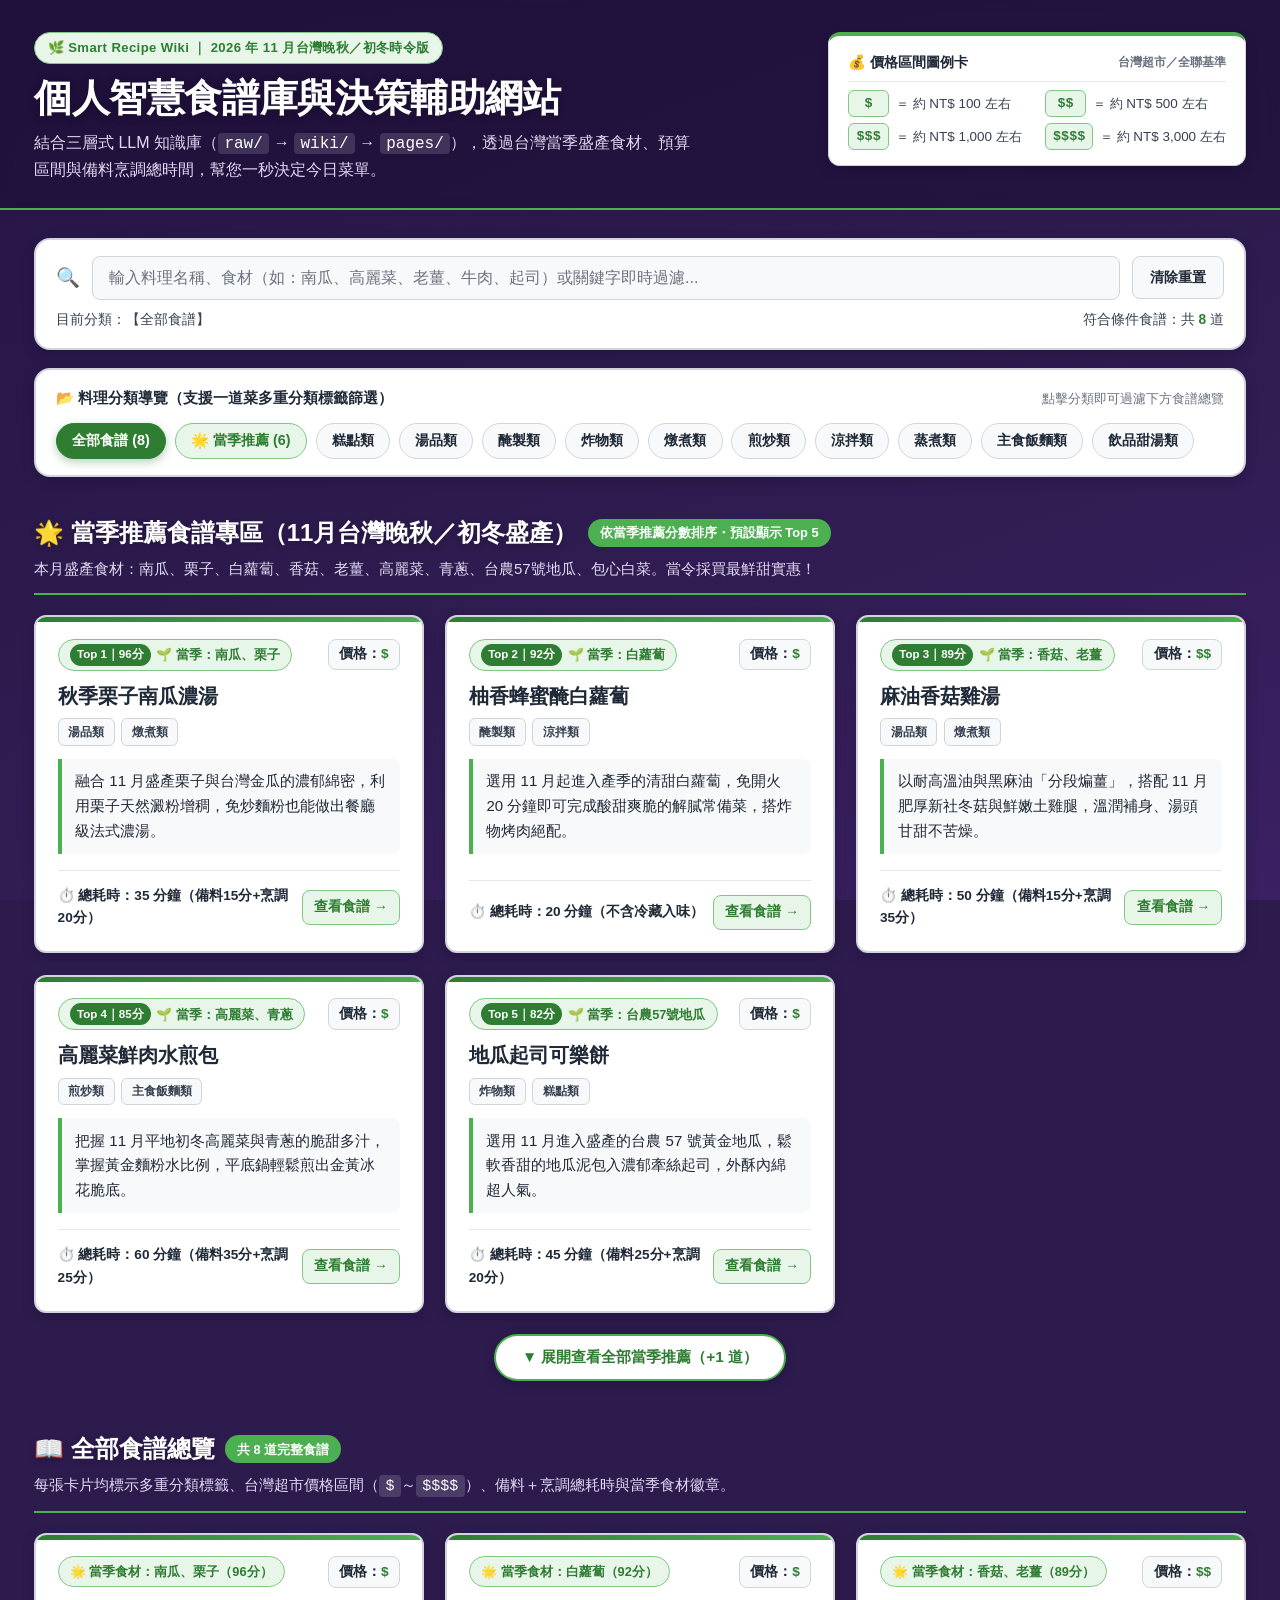
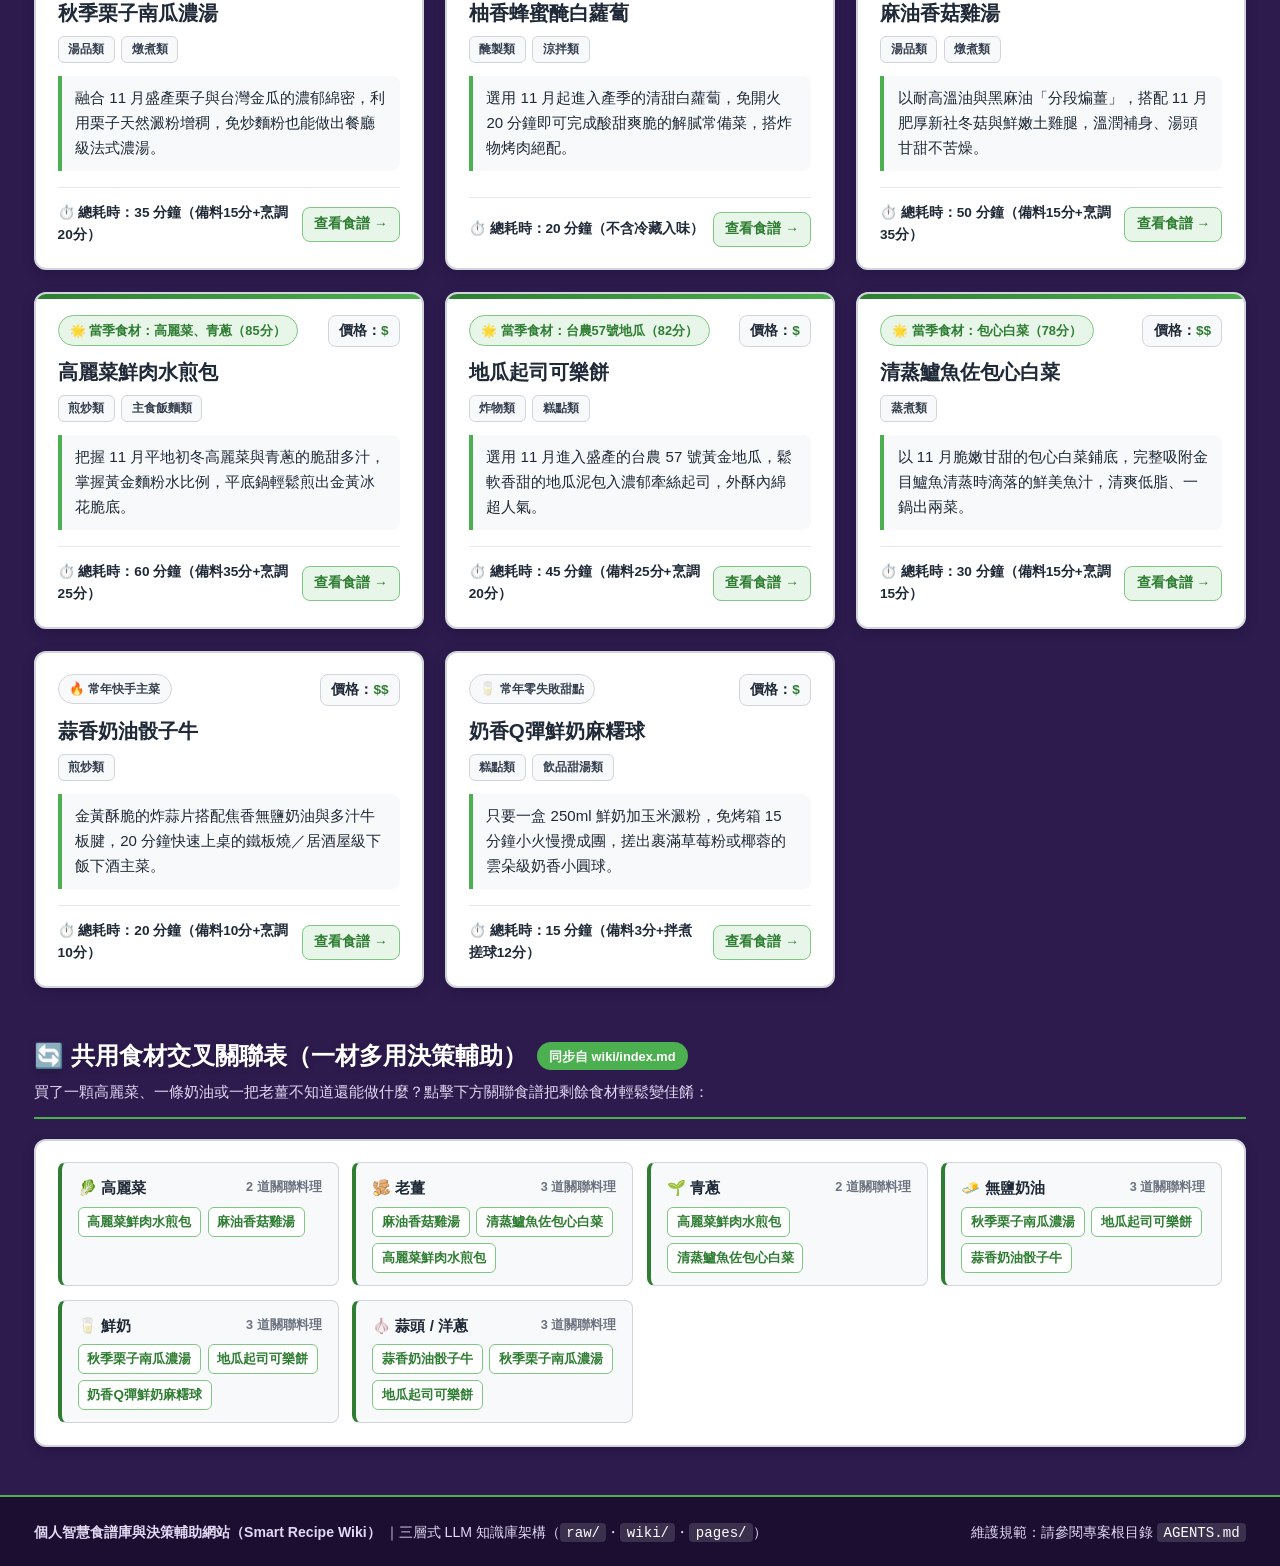
<file: index.html>
<!DOCTYPE html>
<html lang="zh-Hant-TW">
<head>
  <meta charset="UTF-8" />
  <meta name="viewport" content="width=device-width, initial-scale=1.0" />
  <title>個人智慧食譜庫與決策輔助網站 — Smart Recipe Wiki</title>
  <link rel="stylesheet" href="assets/style.css" />
</head>
<body>
  <!-- =====================================================================
       1. 頂部 Header 區：左側標題與副標題 ＋ 右上角固定放置「價格區間圖例卡」
       ===================================================================== -->
  <header class="site-header">
    <div class="container header-inner">
      <div class="brand-block">
        <span class="brand-eyebrow">🌿 Smart Recipe Wiki ｜ 2026 年 11 月台灣晚秋／初冬時令版</span>
        <h1 class="site-title">個人智慧食譜庫與決策輔助網站</h1>
        <p class="site-subtitle">
          結合三層式 LLM 知識庫（<code>raw/</code> → <code>wiki/</code> → <code>pages/</code>），透過台灣當季盛產食材、預算區間與備料烹調總時間，幫您一秒決定今日菜單。
        </p>
      </div>

      <aside class="price-legend-card" aria-label="價格區間圖例卡">
        <div class="price-legend-title">
          <span>💰 價格區間圖例卡</span>
          <small>台灣超市／全聯基準</small>
        </div>
        <div class="price-legend-grid">
          <div class="price-legend-item">
            <span class="price-symbol">$</span>
            <span>＝ 約 NT$ 100 左右</span>
          </div>
          <div class="price-legend-item">
            <span class="price-symbol">$$</span>
            <span>＝ 約 NT$ 500 左右</span>
          </div>
          <div class="price-legend-item">
            <span class="price-symbol">$$$</span>
            <span>＝ 約 NT$ 1,000 左右</span>
          </div>
          <div class="price-legend-item">
            <span class="price-symbol">$$$$</span>
            <span>＝ 約 NT$ 3,000 左右</span>
          </div>
        </div>
      </aside>
    </div>
  </header>

  <main class="container">
    <!-- =====================================================================
         2. 頂部搜尋列（Search Bar）與 3. 分類導覽列（Category Filters）
         ===================================================================== -->
    <section class="controls-section" aria-label="食譜搜尋與分類篩選">
      <div class="search-box-wrapper">
        <div class="search-input-row">
          <span class="search-icon" aria-hidden="true">🔍</span>
          <input
            type="search"
            id="recipe-search-input"
            class="search-input"
            placeholder="輸入料理名稱、食材（如：南瓜、高麗菜、老薑、牛肉、起司）或關鍵字即時過濾..."
            aria-label="搜尋料理名稱、食材或關鍵字"
          />
          <button type="button" id="clear-search-btn" class="search-clear-btn">清除重置</button>
        </div>
        <div class="search-meta-bar">
          <span id="active-filter-status">目前分類：【全部食譜】</span>
          <span class="search-status-count">符合條件食譜：共 <strong id="visible-recipe-count">8</strong> 道</span>
        </div>
      </div>

      <div class="category-filter-box">
        <div class="category-filter-header">
          <span class="category-filter-label">📂 料理分類導覽（支援一道菜多重分類標籤篩選）</span>
          <span class="category-filter-hint">點擊分類即可過濾下方食譜總覽</span>
        </div>
        <div class="category-buttons" role="tablist" aria-label="10大料理分類與當季推薦">
          <button type="button" class="category-btn active" data-category="ALL">全部食譜 (8)</button>
          <button type="button" class="category-btn seasonal-filter-btn" data-category="SEASONAL">🌟 當季推薦 (6)</button>
          <button type="button" class="category-btn" data-category="糕點類">糕點類</button>
          <button type="button" class="category-btn" data-category="湯品類">湯品類</button>
          <button type="button" class="category-btn" data-category="醃製類">醃製類</button>
          <button type="button" class="category-btn" data-category="炸物類">炸物類</button>
          <button type="button" class="category-btn" data-category="燉煮類">燉煮類</button>
          <button type="button" class="category-btn" data-category="煎炒類">煎炒類</button>
          <button type="button" class="category-btn" data-category="涼拌類">涼拌類</button>
          <button type="button" class="category-btn" data-category="蒸煮類">蒸煮類</button>
          <button type="button" class="category-btn" data-category="主食飯麵類">主食飯麵類</button>
          <button type="button" class="category-btn" data-category="飲品甜湯類">飲品甜湯類</button>
        </div>
      </div>
    </section>

    <!-- =====================================================================
         4. 🌟 當季推薦食譜專區（依當季推薦分數排序，預設僅顯示前 5 名，第 6 名起預設隱藏）
         ===================================================================== -->
    <section id="seasonal-section" class="section-block" aria-labelledby="seasonal-heading">
      <div class="section-header">
        <div>
          <div class="section-title-group">
            <h2 id="seasonal-heading" class="section-title">🌟 當季推薦食譜專區（11月台灣晚秋／初冬盛產）</h2>
            <span class="section-badge">依當季推薦分數排序・預設顯示 Top 5</span>
          </div>
          <p class="section-desc">
            本月盛產食材：南瓜、栗子、白蘿蔔、香菇、老薑、高麗菜、青蔥、台農57號地瓜、包心白菜。當令採買最鮮甜實惠！
          </p>
        </div>
      </div>

      <div id="seasonal-grid" class="recipe-grid">
        <!-- Top 1: 96分 秋季栗子南瓜濃湯 -->
        <article class="recipe-card seasonal-card">
          <div>
            <div class="card-top-meta">
              <span class="seasonal-badge">
                <span class="seasonal-rank-pill">Top 1｜96分</span>
                🌱 當季：南瓜、栗子
              </span>
              <span class="price-badge" title="約 NT$ 100 左右">價格：<span>$</span></span>
            </div>
            <h3 class="card-title">
              <a href="pages/20261116-chestnut-pumpkin-soup.html">秋季栗子南瓜濃湯</a>
            </h3>
            <div class="card-categories">
              <span class="category-tag">湯品類</span>
              <span class="category-tag">燉煮類</span>
            </div>
            <p class="card-highlight">
              融合 11 月盛產栗子與台灣金瓜的濃郁綿密，利用栗子天然澱粉增稠，免炒麵粉也能做出餐廳級法式濃湯。
            </p>
          </div>
          <div class="card-footer">
            <span class="time-info">⏱️ 總耗時：35 分鐘（備料15分+烹調20分）</span>
            <a href="pages/20261116-chestnut-pumpkin-soup.html" class="card-link-btn">查看食譜 →</a>
          </div>
        </article>

        <!-- Top 2: 92分 柚香蜂蜜醃白蘿蔔 -->
        <article class="recipe-card seasonal-card">
          <div>
            <div class="card-top-meta">
              <span class="seasonal-badge">
                <span class="seasonal-rank-pill">Top 2｜92分</span>
                🌱 當季：白蘿蔔
              </span>
              <span class="price-badge" title="約 NT$ 100 左右">價格：<span>$</span></span>
            </div>
            <h3 class="card-title">
              <a href="pages/20261116-yuzu-pickled-radish.html">柚香蜂蜜醃白蘿蔔</a>
            </h3>
            <div class="card-categories">
              <span class="category-tag">醃製類</span>
              <span class="category-tag">涼拌類</span>
            </div>
            <p class="card-highlight">
              選用 11 月起進入產季的清甜白蘿蔔，免開火 20 分鐘即可完成酸甜爽脆的解膩常備菜，搭炸物烤肉絕配。
            </p>
          </div>
          <div class="card-footer">
            <span class="time-info">⏱️ 總耗時：20 分鐘（不含冷藏入味）</span>
            <a href="pages/20261116-yuzu-pickled-radish.html" class="card-link-btn">查看食譜 →</a>
          </div>
        </article>

        <!-- Top 3: 89分 麻油香菇雞湯 -->
        <article class="recipe-card seasonal-card">
          <div>
            <div class="card-top-meta">
              <span class="seasonal-badge">
                <span class="seasonal-rank-pill">Top 3｜89分</span>
                🌱 當季：香菇、老薑
              </span>
              <span class="price-badge" title="約 NT$ 500 左右">價格：<span>$$</span></span>
            </div>
            <h3 class="card-title">
              <a href="pages/20261116-sesame-mushroom-chicken-soup.html">麻油香菇雞湯</a>
            </h3>
            <div class="card-categories">
              <span class="category-tag">湯品類</span>
              <span class="category-tag">燉煮類</span>
            </div>
            <p class="card-highlight">
              以耐高溫油與黑麻油「分段煸薑」，搭配 11 月肥厚新社冬菇與鮮嫩土雞腿，溫潤補身、湯頭甘甜不苦燥。
            </p>
          </div>
          <div class="card-footer">
            <span class="time-info">⏱️ 總耗時：50 分鐘（備料15分+烹調35分）</span>
            <a href="pages/20261116-sesame-mushroom-chicken-soup.html" class="card-link-btn">查看食譜 →</a>
          </div>
        </article>

        <!-- Top 4: 85分 高麗菜鮮肉水煎包 -->
        <article class="recipe-card seasonal-card">
          <div>
            <div class="card-top-meta">
              <span class="seasonal-badge">
                <span class="seasonal-rank-pill">Top 4｜85分</span>
                🌱 當季：高麗菜、青蔥
              </span>
              <span class="price-badge" title="約 NT$ 100 左右">價格：<span>$</span></span>
            </div>
            <h3 class="card-title">
              <a href="pages/20261116-cabbage-pan-fried-buns.html">高麗菜鮮肉水煎包</a>
            </h3>
            <div class="card-categories">
              <span class="category-tag">煎炒類</span>
              <span class="category-tag">主食飯麵類</span>
            </div>
            <p class="card-highlight">
              把握 11 月平地初冬高麗菜與青蔥的脆甜多汁，掌握黃金麵粉水比例，平底鍋輕鬆煎出金黃冰花脆底。
            </p>
          </div>
          <div class="card-footer">
            <span class="time-info">⏱️ 總耗時：60 分鐘（備料35分+烹調25分）</span>
            <a href="pages/20261116-cabbage-pan-fried-buns.html" class="card-link-btn">查看食譜 →</a>
          </div>
        </article>

        <!-- Top 5: 82分 地瓜起司可樂餅 -->
        <article class="recipe-card seasonal-card">
          <div>
            <div class="card-top-meta">
              <span class="seasonal-badge">
                <span class="seasonal-rank-pill">Top 5｜82分</span>
                🌱 當季：台農57號地瓜
              </span>
              <span class="price-badge" title="約 NT$ 100 左右">價格：<span>$</span></span>
            </div>
            <h3 class="card-title">
              <a href="pages/20261116-sweet-potato-cheese-croquette.html">地瓜起司可樂餅</a>
            </h3>
            <div class="card-categories">
              <span class="category-tag">炸物類</span>
              <span class="category-tag">糕點類</span>
            </div>
            <p class="card-highlight">
              選用 11 月進入盛產的台農 57 號黃金地瓜，鬆軟香甜的地瓜泥包入濃郁牽絲起司，外酥內綿超人氣。
            </p>
          </div>
          <div class="card-footer">
            <span class="time-info">⏱️ 總耗時：45 分鐘（備料25分+烹調20分）</span>
            <a href="pages/20261116-sweet-potato-cheese-croquette.html" class="card-link-btn">查看食譜 →</a>
          </div>
        </article>

        <!-- Top 6 (預設隱藏，點擊展開按鈕後顯示): 78分 清蒸鱸魚佐包心白菜 -->
        <article class="recipe-card seasonal-card seasonal-extra is-hidden">
          <div>
            <div class="card-top-meta">
              <span class="seasonal-badge">
                <span class="seasonal-rank-pill">Top 6｜78分</span>
                🌱 當季：包心白菜
              </span>
              <span class="price-badge" title="約 NT$ 500 左右">價格：<span>$$</span></span>
            </div>
            <h3 class="card-title">
              <a href="pages/20261116-steamed-sea-bass-cabbage.html">清蒸鱸魚佐包心白菜</a>
            </h3>
            <div class="card-categories">
              <span class="category-tag">蒸煮類</span>
            </div>
            <p class="card-highlight">
              以 11 月脆嫩甘甜的包心白菜鋪底，完整吸附金目鱸魚清蒸時滴落的鮮美魚汁，清爽低脂、一鍋出兩菜。
            </p>
          </div>
          <div class="card-footer">
            <span class="time-info">⏱️ 總耗時：30 分鐘（備料15分+烹調15分）</span>
            <a href="pages/20261116-steamed-sea-bass-cabbage.html" class="card-link-btn">查看食譜 →</a>
          </div>
        </article>
      </div>

      <div class="seasonal-toggle-wrapper">
        <button type="button" id="seasonal-toggle-btn" class="seasonal-toggle-btn" aria-expanded="false">
          ▼ 展開查看全部當季推薦（+1 道）
        </button>
      </div>
    </section>

    <!-- =====================================================================
         5. 全部食譜總覽區（All Recipes Grid，支援即時搜尋與 10 大分類過濾）
         ===================================================================== -->
    <section id="all-recipes-section" class="section-block" aria-labelledby="all-recipes-heading">
      <div class="section-header">
        <div>
          <div class="section-title-group">
            <h2 id="all-recipes-heading" class="section-title">📖 全部食譜總覽</h2>
            <span id="all-recipes-badge" class="section-badge">共 8 道完整食譜</span>
          </div>
          <p class="section-desc">
            每張卡片均標示多重分類標籤、台灣超市價格區間（<code>$</code>～<code>$$$$</code>）、備料＋烹調總耗時與當季食材徽章。
          </p>
        </div>
      </div>

      <div id="all-recipes-grid" class="recipe-grid">
        <!-- 1. 秋季栗子南瓜濃湯 -->
        <article
          class="recipe-card seasonal-card"
          data-categories="湯品類,燉煮類"
          data-seasonal="true"
          data-seasonal-score="96"
          data-keywords="秋季栗子南瓜濃湯 湯品類 燉煮類 南瓜 金瓜 栗子 甘栗 洋蔥 蒜頭 無鹽奶油 鮮奶 法式濃湯 $"
        >
          <div>
            <div class="card-top-meta">
              <span class="seasonal-badge">🌟 當季食材：南瓜、栗子（96分）</span>
              <span class="price-badge" title="約 NT$ 100 左右">價格：<span>$</span></span>
            </div>
            <h3 class="card-title">
              <a href="pages/20261116-chestnut-pumpkin-soup.html">秋季栗子南瓜濃湯</a>
            </h3>
            <div class="card-categories">
              <span class="category-tag">湯品類</span>
              <span class="category-tag">燉煮類</span>
            </div>
            <p class="card-highlight">
              融合 11 月盛產栗子與台灣金瓜的濃郁綿密，利用栗子天然澱粉增稠，免炒麵粉也能做出餐廳級法式濃湯。
            </p>
          </div>
          <div class="card-footer">
            <span class="time-info">⏱️ 總耗時：35 分鐘（備料15分+烹調20分）</span>
            <a href="pages/20261116-chestnut-pumpkin-soup.html" class="card-link-btn">查看食譜 →</a>
          </div>
        </article>

        <!-- 2. 柚香蜂蜜醃白蘿蔔 -->
        <article
          class="recipe-card seasonal-card"
          data-categories="醃製類,涼拌類"
          data-seasonal="true"
          data-seasonal-score="92"
          data-keywords="柚香蜂蜜醃白蘿蔔 醃製類 涼拌類 白蘿蔔 韓式柚子醬 蜂蜜 糯米醋 常備菜 解膩 小菜 免開火 $"
        >
          <div>
            <div class="card-top-meta">
              <span class="seasonal-badge">🌟 當季食材：白蘿蔔（92分）</span>
              <span class="price-badge" title="約 NT$ 100 左右">價格：<span>$</span></span>
            </div>
            <h3 class="card-title">
              <a href="pages/20261116-yuzu-pickled-radish.html">柚香蜂蜜醃白蘿蔔</a>
            </h3>
            <div class="card-categories">
              <span class="category-tag">醃製類</span>
              <span class="category-tag">涼拌類</span>
            </div>
            <p class="card-highlight">
              選用 11 月起進入產季的清甜白蘿蔔，免開火 20 分鐘即可完成酸甜爽脆的解膩常備菜，搭炸物烤肉絕配。
            </p>
          </div>
          <div class="card-footer">
            <span class="time-info">⏱️ 總耗時：20 分鐘（不含冷藏入味）</span>
            <a href="pages/20261116-yuzu-pickled-radish.html" class="card-link-btn">查看食譜 →</a>
          </div>
        </article>

        <!-- 3. 麻油香菇雞湯 -->
        <article
          class="recipe-card seasonal-card"
          data-categories="湯品類,燉煮類"
          data-seasonal="true"
          data-seasonal-score="89"
          data-keywords="麻油香菇雞湯 湯品類 燉煮類 香菇 冬菇 老薑 雞腿肉 黑麻油 苦茶油 米酒 高麗菜 枸杞 立冬 進補 $$"
        >
          <div>
            <div class="card-top-meta">
              <span class="seasonal-badge">🌟 當季食材：香菇、老薑（89分）</span>
              <span class="price-badge" title="約 NT$ 500 左右">價格：<span>$$</span></span>
            </div>
            <h3 class="card-title">
              <a href="pages/20261116-sesame-mushroom-chicken-soup.html">麻油香菇雞湯</a>
            </h3>
            <div class="card-categories">
              <span class="category-tag">湯品類</span>
              <span class="category-tag">燉煮類</span>
            </div>
            <p class="card-highlight">
              以耐高溫油與黑麻油「分段煸薑」，搭配 11 月肥厚新社冬菇與鮮嫩土雞腿，溫潤補身、湯頭甘甜不苦燥。
            </p>
          </div>
          <div class="card-footer">
            <span class="time-info">⏱️ 總耗時：50 分鐘（備料15分+烹調35分）</span>
            <a href="pages/20261116-sesame-mushroom-chicken-soup.html" class="card-link-btn">查看食譜 →</a>
          </div>
        </article>

        <!-- 4. 高麗菜鮮肉水煎包 -->
        <article
          class="recipe-card seasonal-card"
          data-categories="煎炒類,主食飯麵類"
          data-seasonal="true"
          data-seasonal-score="85"
          data-keywords="高麗菜鮮肉水煎包 煎炒類 主食飯麵類 高麗菜 青蔥 豬絞肉 中筋麵粉 老薑 米酒 芝麻 水煎包 $"
        >
          <div>
            <div class="card-top-meta">
              <span class="seasonal-badge">🌟 當季食材：高麗菜、青蔥（85分）</span>
              <span class="price-badge" title="約 NT$ 100 左右">價格：<span>$</span></span>
            </div>
            <h3 class="card-title">
              <a href="pages/20261116-cabbage-pan-fried-buns.html">高麗菜鮮肉水煎包</a>
            </h3>
            <div class="card-categories">
              <span class="category-tag">煎炒類</span>
              <span class="category-tag">主食飯麵類</span>
            </div>
            <p class="card-highlight">
              把握 11 月平地初冬高麗菜與青蔥的脆甜多汁，掌握黃金麵粉水比例，平底鍋輕鬆煎出金黃冰花脆底。
            </p>
          </div>
          <div class="card-footer">
            <span class="time-info">⏱️ 總耗時：60 分鐘（備料35分+烹調25分）</span>
            <a href="pages/20261116-cabbage-pan-fried-buns.html" class="card-link-btn">查看食譜 →</a>
          </div>
        </article>

        <!-- 5. 地瓜起司可樂餅 -->
        <article
          class="recipe-card seasonal-card"
          data-categories="炸物類,糕點類"
          data-seasonal="true"
          data-seasonal-score="82"
          data-keywords="地瓜起司可樂餅 炸物類 糕點類 台農57號地瓜 地瓜 番薯 起司 莫札瑞拉 洋蔥 無鹽奶油 鮮奶 雞蛋 麵包粉 點心 $"
        >
          <div>
            <div class="card-top-meta">
              <span class="seasonal-badge">🌟 當季食材：台農57號地瓜（82分）</span>
              <span class="price-badge" title="約 NT$ 100 左右">價格：<span>$</span></span>
            </div>
            <h3 class="card-title">
              <a href="pages/20261116-sweet-potato-cheese-croquette.html">地瓜起司可樂餅</a>
            </h3>
            <div class="card-categories">
              <span class="category-tag">炸物類</span>
              <span class="category-tag">糕點類</span>
            </div>
            <p class="card-highlight">
              選用 11 月進入盛產的台農 57 號黃金地瓜，鬆軟香甜的地瓜泥包入濃郁牽絲起司，外酥內綿超人氣。
            </p>
          </div>
          <div class="card-footer">
            <span class="time-info">⏱️ 總耗時：45 分鐘（備料25分+烹調20分）</span>
            <a href="pages/20261116-sweet-potato-cheese-croquette.html" class="card-link-btn">查看食譜 →</a>
          </div>
        </article>

        <!-- 6. 清蒸鱸魚佐包心白菜 -->
        <article
          class="recipe-card seasonal-card"
          data-categories="蒸煮類"
          data-seasonal="true"
          data-seasonal-score="78"
          data-keywords="清蒸鱸魚佐包心白菜 蒸煮類 包心白菜 大白菜 金目鱸魚 鱸魚 青蔥 老薑 米酒 蒸魚醬油 海鮮 $$"
        >
          <div>
            <div class="card-top-meta">
              <span class="seasonal-badge">🌟 當季食材：包心白菜（78分）</span>
              <span class="price-badge" title="約 NT$ 500 左右">價格：<span>$$</span></span>
            </div>
            <h3 class="card-title">
              <a href="pages/20261116-steamed-sea-bass-cabbage.html">清蒸鱸魚佐包心白菜</a>
            </h3>
            <div class="card-categories">
              <span class="category-tag">蒸煮類</span>
            </div>
            <p class="card-highlight">
              以 11 月脆嫩甘甜的包心白菜鋪底，完整吸附金目鱸魚清蒸時滴落的鮮美魚汁，清爽低脂、一鍋出兩菜。
            </p>
          </div>
          <div class="card-footer">
            <span class="time-info">⏱️ 總耗時：30 分鐘（備料15分+烹調15分）</span>
            <a href="pages/20261116-steamed-sea-bass-cabbage.html" class="card-link-btn">查看食譜 →</a>
          </div>
        </article>

        <!-- 7. 蒜香奶油骰子牛 -->
        <article
          class="recipe-card"
          data-categories="煎炒類"
          data-seasonal="false"
          data-seasonal-score="0"
          data-keywords="蒜香奶油骰子牛 煎炒類 牛肉 板腱牛排 翼板 骰子牛 蒜頭 蒜片 無鹽奶油 黑胡椒 鐵板燒 居酒屋 快手菜 $$"
        >
          <div>
            <div class="card-top-meta">
              <span class="regular-badge">🔥 常年快手主菜</span>
              <span class="price-badge" title="約 NT$ 500 左右">價格：<span>$$</span></span>
            </div>
            <h3 class="card-title">
              <a href="pages/20261116-garlic-butter-diced-beef.html">蒜香奶油骰子牛</a>
            </h3>
            <div class="card-categories">
              <span class="category-tag">煎炒類</span>
            </div>
            <p class="card-highlight">
              金黃酥脆的炸蒜片搭配焦香無鹽奶油與多汁牛板腱，20 分鐘快速上桌的鐵板燒／居酒屋級下飯下酒主菜。
            </p>
          </div>
          <div class="card-footer">
            <span class="time-info">⏱️ 總耗時：20 分鐘（備料10分+烹調10分）</span>
            <a href="pages/20261116-garlic-butter-diced-beef.html" class="card-link-btn">查看食譜 →</a>
          </div>
        </article>

        <!-- 8. 奶香Q彈鮮奶麻糬球 -->
        <article
          class="recipe-card"
          data-categories="糕點類,飲品甜湯類"
          data-seasonal="false"
          data-seasonal-score="0"
          data-keywords="奶香Q彈鮮奶麻糬球 糕點類 飲品甜湯類 鮮奶 牛奶 玉米澱粉 玉米粉 白砂糖 草莓粉 椰蓉粉 椰子粉 鮮奶麻糬 牛奶球 免烤箱 甜點 $"
        >
          <div>
            <div class="card-top-meta">
              <span class="regular-badge">🥛 常年零失敗甜點</span>
              <span class="price-badge" title="約 NT$ 100 左右">價格：<span>$</span></span>
            </div>
            <h3 class="card-title">
              <a href="pages/20261116-milk-mochi-balls.html">奶香Q彈鮮奶麻糬球</a>
            </h3>
            <div class="card-categories">
              <span class="category-tag">糕點類</span>
              <span class="category-tag">飲品甜湯類</span>
            </div>
            <p class="card-highlight">
              只要一盒 250ml 鮮奶加玉米澱粉，免烤箱 15 分鐘小火慢攪成團，搓出裹滿草莓粉或椰蓉的雲朵級奶香小圓球。
            </p>
          </div>
          <div class="card-footer">
            <span class="time-info">⏱️ 總耗時：15 分鐘（備料3分+拌煮搓球12分）</span>
            <a href="pages/20261116-milk-mochi-balls.html" class="card-link-btn">查看食譜 →</a>
          </div>
        </article>
      </div>

      <!-- 搜尋或分類無結果時的友善提示 -->
      <div id="no-results-box" class="empty-state is-hidden">
        <h3>找不到符合條件的食譜 🥣</h3>
        <p>請嘗試其他食材關鍵字，或點擊「清除重置」查看全部 8 道食譜。</p>
      </div>
    </section>

    <!-- =====================================================================
         6. 共用食材交叉關聯速查表（同步自 wiki/index.md，輔助一材多用決策）
         ===================================================================== -->
    <section class="section-block" aria-labelledby="cross-ref-heading">
      <div class="section-header">
        <div>
          <div class="section-title-group">
            <h2 id="cross-ref-heading" class="section-title">🔄 共用食材交叉關聯表（一材多用決策輔助）</h2>
            <span class="section-badge">同步自 wiki/index.md</span>
          </div>
          <p class="section-desc">買了一顆高麗菜、一條奶油或一把老薑不知道還能做什麼？點擊下方關聯食譜把剩餘食材輕鬆變佳餚：</p>
        </div>
      </div>

      <div class="ingredient-matrix-card">
        <div class="ingredient-chips-grid">
          <div class="ingredient-group-item">
            <div class="ingredient-name"><span>🥬 高麗菜</span><small>2 道關聯料理</small></div>
            <div class="ingredient-links">
              <a href="pages/20261116-cabbage-pan-fried-buns.html">高麗菜鮮肉水煎包</a>
              <a href="pages/20261116-sesame-mushroom-chicken-soup.html">麻油香菇雞湯</a>
            </div>
          </div>

          <div class="ingredient-group-item">
            <div class="ingredient-name"><span>🫚 老薑</span><small>3 道關聯料理</small></div>
            <div class="ingredient-links">
              <a href="pages/20261116-sesame-mushroom-chicken-soup.html">麻油香菇雞湯</a>
              <a href="pages/20261116-steamed-sea-bass-cabbage.html">清蒸鱸魚佐包心白菜</a>
              <a href="pages/20261116-cabbage-pan-fried-buns.html">高麗菜鮮肉水煎包</a>
            </div>
          </div>

          <div class="ingredient-group-item">
            <div class="ingredient-name"><span>🌱 青蔥</span><small>2 道關聯料理</small></div>
            <div class="ingredient-links">
              <a href="pages/20261116-cabbage-pan-fried-buns.html">高麗菜鮮肉水煎包</a>
              <a href="pages/20261116-steamed-sea-bass-cabbage.html">清蒸鱸魚佐包心白菜</a>
            </div>
          </div>

          <div class="ingredient-group-item">
            <div class="ingredient-name"><span>🧈 無鹽奶油</span><small>3 道關聯料理</small></div>
            <div class="ingredient-links">
              <a href="pages/20261116-chestnut-pumpkin-soup.html">秋季栗子南瓜濃湯</a>
              <a href="pages/20261116-sweet-potato-cheese-croquette.html">地瓜起司可樂餅</a>
              <a href="pages/20261116-garlic-butter-diced-beef.html">蒜香奶油骰子牛</a>
            </div>
          </div>

          <div class="ingredient-group-item">
            <div class="ingredient-name"><span>🥛 鮮奶</span><small>3 道關聯料理</small></div>
            <div class="ingredient-links">
              <a href="pages/20261116-chestnut-pumpkin-soup.html">秋季栗子南瓜濃湯</a>
              <a href="pages/20261116-sweet-potato-cheese-croquette.html">地瓜起司可樂餅</a>
              <a href="pages/20261116-milk-mochi-balls.html">奶香Q彈鮮奶麻糬球</a>
            </div>
          </div>

          <div class="ingredient-group-item">
            <div class="ingredient-name"><span>🧄 蒜頭 / 洋蔥</span><small>3 道關聯料理</small></div>
            <div class="ingredient-links">
              <a href="pages/20261116-garlic-butter-diced-beef.html">蒜香奶油骰子牛</a>
              <a href="pages/20261116-chestnut-pumpkin-soup.html">秋季栗子南瓜濃湯</a>
              <a href="pages/20261116-sweet-potato-cheese-croquette.html">地瓜起司可樂餅</a>
            </div>
          </div>
        </div>
      </div>
    </section>
  </main>

  <footer class="site-footer">
    <div class="container footer-inner">
      <div>
        <strong>個人智慧食譜庫與決策輔助網站（Smart Recipe Wiki）</strong>
        <span>｜三層式 LLM 知識庫架構（<code>raw/</code>・<code>wiki/</code>・<code>pages/</code>）</span>
      </div>
      <div>
        <span>維護規範：請參閱專案根目錄 <code>AGENTS.md</code></span>
      </div>
    </div>
  </footer>

  <script src="assets/app.js"></script>
</body>
</html>
</file>
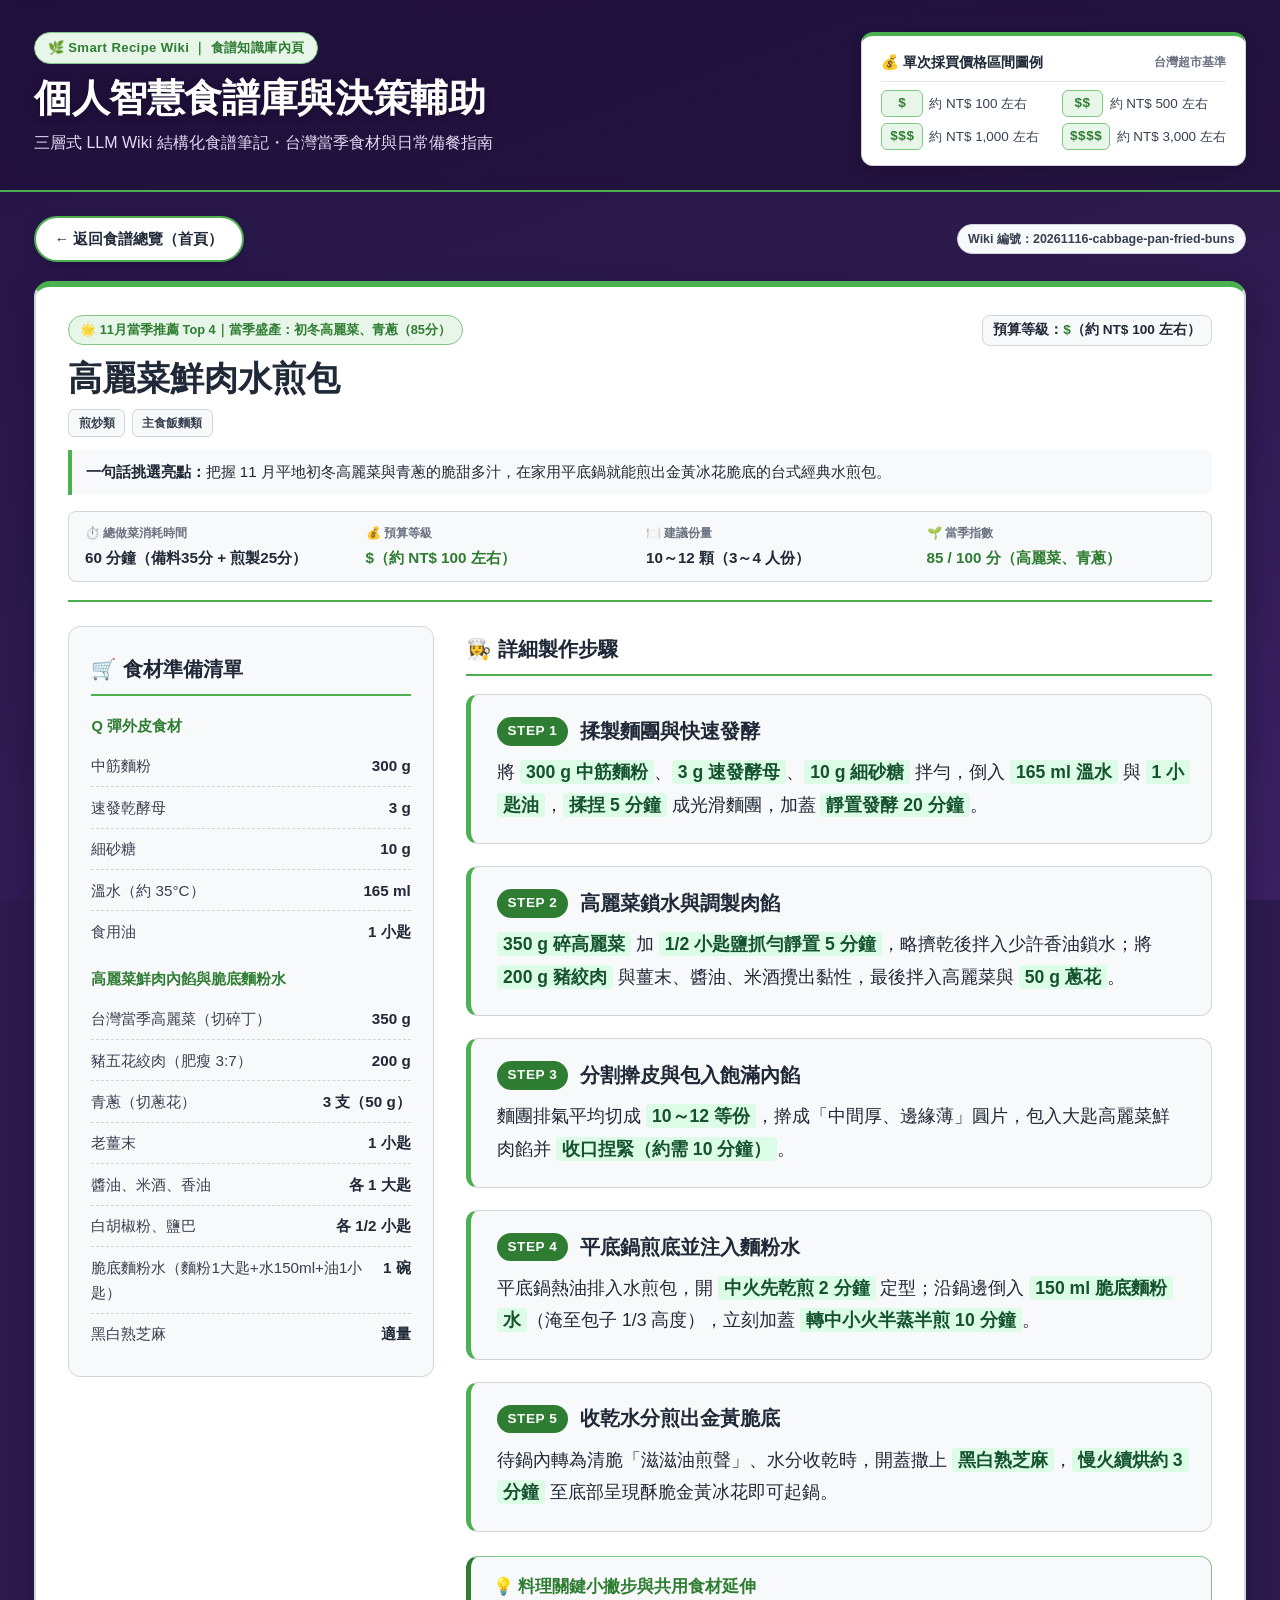
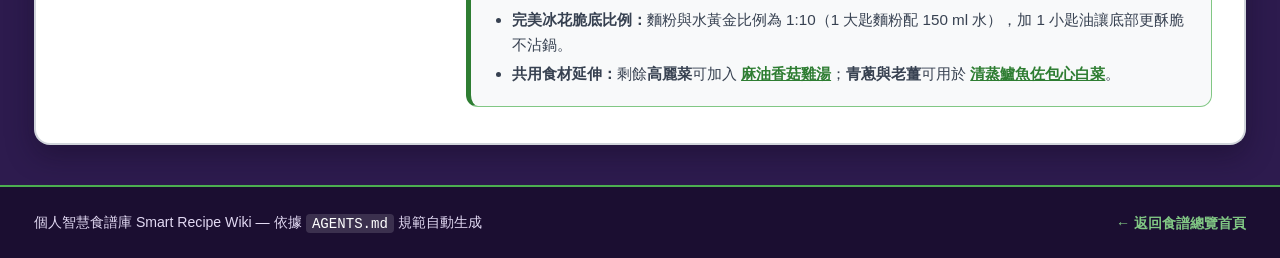
<file: pages/20261116-cabbage-pan-fried-buns.html>
<!DOCTYPE html>
<html lang="zh-Hant-TW">
<head>
  <meta charset="UTF-8" />
  <meta name="viewport" content="width=device-width, initial-scale=1.0" />
  <title>高麗菜鮮肉水煎包 — 個人智慧食譜庫 Smart Recipe Wiki</title>
  <link rel="stylesheet" href="../assets/style.css" />
</head>
<body>
  <header class="site-header">
    <div class="container header-inner">
      <div class="brand-block">
        <span class="brand-eyebrow">🌿 Smart Recipe Wiki ｜ 食譜知識庫內頁</span>
        <h1 class="site-title">個人智慧食譜庫與決策輔助</h1>
        <p class="site-subtitle">三層式 LLM Wiki 結構化食譜筆記・台灣當季食材與日常備餐指南</p>
      </div>
      <aside class="price-legend-card" aria-label="價格區間圖例卡">
        <div class="price-legend-title">
          <span>💰 單次採買價格區間圖例</span>
          <small>台灣超市基準</small>
        </div>
        <div class="price-legend-grid">
          <div class="price-legend-item"><span class="price-symbol">$</span><span>約 NT$ 100 左右</span></div>
          <div class="price-legend-item"><span class="price-symbol">$$</span><span>約 NT$ 500 左右</span></div>
          <div class="price-legend-item"><span class="price-symbol">$$$</span><span>約 NT$ 1,000 左右</span></div>
          <div class="price-legend-item"><span class="price-symbol">$$$$</span><span>約 NT$ 3,000 左右</span></div>
        </div>
      </aside>
    </div>
  </header>

  <main class="container">
    <nav class="recipe-page-nav" aria-label="頁面導覽">
      <a href="../index.html" class="back-home-btn">← 返回食譜總覽（首頁）</a>
      <span class="regular-badge">Wiki 編號：20261116-cabbage-pan-fried-buns</span>
    </nav>

    <article class="recipe-detail-card">
      <div class="recipe-detail-header">
        <div class="card-top-meta">
          <span class="seasonal-badge">🌟 11月當季推薦 Top 4｜當季盛產：初冬高麗菜、青蔥（85分）</span>
          <span class="price-badge">預算等級：<span>$</span>（約 NT$ 100 左右）</span>
        </div>
        <h2 class="recipe-detail-title">高麗菜鮮肉水煎包</h2>
        <div class="card-categories">
          <span class="category-tag">煎炒類</span>
          <span class="category-tag">主食飯麵類</span>
        </div>
        <p class="card-highlight">
          <strong>一句話挑選亮點：</strong>把握 11 月平地初冬高麗菜與青蔥的脆甜多汁，在家用平底鍋就能煎出金黃冰花脆底的台式經典水煎包。
        </p>

        <div class="recipe-meta-grid">
          <div class="meta-box">
            <span class="meta-label">⏱️ 總做菜消耗時間</span>
            <span class="meta-value">60 分鐘（備料35分 + 煎製25分）</span>
          </div>
          <div class="meta-box">
            <span class="meta-label">💰 預算等級</span>
            <span class="meta-value green-text">$（約 NT$ 100 左右）</span>
          </div>
          <div class="meta-box">
            <span class="meta-label">🍽️ 建議份量</span>
            <span class="meta-value">10～12 顆（3～4 人份）</span>
          </div>
          <div class="meta-box">
            <span class="meta-label">🌱 當季指數</span>
            <span class="meta-value green-text">85 / 100 分（高麗菜、青蔥）</span>
          </div>
        </div>
      </div>

      <div class="recipe-two-col">
        <section class="ingredients-panel">
          <h3 class="panel-heading">🛒 食材準備清單</h3>

          <h4 class="ingredient-subheading">Q 彈外皮食材</h4>
          <ul class="ingredient-list">
            <li><span>中筋麵粉</span><span class="ing-amount">300 g</span></li>
            <li><span>速發乾酵母</span><span class="ing-amount">3 g</span></li>
            <li><span>細砂糖</span><span class="ing-amount">10 g</span></li>
            <li><span>溫水（約 35°C）</span><span class="ing-amount">165 ml</span></li>
            <li><span>食用油</span><span class="ing-amount">1 小匙</span></li>
          </ul>

          <h4 class="ingredient-subheading">高麗菜鮮肉內餡與脆底麵粉水</h4>
          <ul class="ingredient-list">
            <li><span>台灣當季高麗菜（切碎丁）</span><span class="ing-amount">350 g</span></li>
            <li><span>豬五花絞肉（肥瘦 3:7）</span><span class="ing-amount">200 g</span></li>
            <li><span>青蔥（切蔥花）</span><span class="ing-amount">3 支（50 g）</span></li>
            <li><span>老薑末</span><span class="ing-amount">1 小匙</span></li>
            <li><span>醬油、米酒、香油</span><span class="ing-amount">各 1 大匙</span></li>
            <li><span>白胡椒粉、鹽巴</span><span class="ing-amount">各 1/2 小匙</span></li>
            <li><span>脆底麵粉水（麵粉1大匙+水150ml+油1小匙）</span><span class="ing-amount">1 碗</span></li>
            <li><span>黑白熟芝麻</span><span class="ing-amount">適量</span></li>
          </ul>
        </section>

        <section class="steps-panel">
          <h3 class="panel-heading">👩‍🍳 詳細製作步驟</h3>
          <ol class="step-list">
            <li class="step-item">
              <div class="step-header">
                <span class="step-num">STEP 1</span>
                <span class="step-title">揉製麵團與快速發酵</span>
              </div>
              <p>將 <mark class="step-highlight">300 g 中筋麵粉</mark>、<mark class="step-highlight">3 g 速發酵母</mark>、<mark class="step-highlight">10 g 細砂糖</mark> 拌勻，倒入 <mark class="step-highlight">165 ml 溫水</mark> 與 <mark class="step-highlight">1 小匙油</mark>，<mark class="step-highlight">揉捏 5 分鐘</mark> 成光滑麵團，加蓋 <mark class="step-highlight">靜置發酵 20 分鐘</mark>。</p>
            </li>
            <li class="step-item">
              <div class="step-header">
                <span class="step-num">STEP 2</span>
                <span class="step-title">高麗菜鎖水與調製肉餡</span>
              </div>
              <p><mark class="step-highlight">350 g 碎高麗菜</mark> 加 <mark class="step-highlight">1/2 小匙鹽抓勻靜置 5 分鐘</mark>，略擠乾後拌入少許香油鎖水；將 <mark class="step-highlight">200 g 豬絞肉</mark> 與薑末、醬油、米酒攪出黏性，最後拌入高麗菜與 <mark class="step-highlight">50 g 蔥花</mark>。</p>
            </li>
            <li class="step-item">
              <div class="step-header">
                <span class="step-num">STEP 3</span>
                <span class="step-title">分割擀皮與包入飽滿內餡</span>
              </div>
              <p>麵團排氣平均切成 <mark class="step-highlight">10～12 等份</mark>，擀成「中間厚、邊緣薄」圓片，包入大匙高麗菜鮮肉餡并 <mark class="step-highlight">收口捏緊（約需 10 分鐘）</mark>。</p>
            </li>
            <li class="step-item">
              <div class="step-header">
                <span class="step-num">STEP 4</span>
                <span class="step-title">平底鍋煎底並注入麵粉水</span>
              </div>
              <p>平底鍋熱油排入水煎包，開 <mark class="step-highlight">中火先乾煎 2 分鐘</mark> 定型；沿鍋邊倒入 <mark class="step-highlight">150 ml 脆底麵粉水</mark>（淹至包子 1/3 高度），立刻加蓋 <mark class="step-highlight">轉中小火半蒸半煎 10 分鐘</mark>。</p>
            </li>
            <li class="step-item">
              <div class="step-header">
                <span class="step-num">STEP 5</span>
                <span class="step-title">收乾水分煎出金黃脆底</span>
              </div>
              <p>待鍋內轉為清脆「滋滋油煎聲」、水分收乾時，開蓋撒上 <mark class="step-highlight">黑白熟芝麻</mark>，<mark class="step-highlight">慢火續烘約 3 分鐘</mark> 至底部呈現酥脆金黃冰花即可起鍋。</p>
            </li>
          </ol>

          <div class="tips-box">
            <h3>💡 料理關鍵小撇步與共用食材延伸</h3>
            <ul>
              <li><strong>完美冰花脆底比例：</strong>麵粉與水黃金比例為 1:10（1 大匙麵粉配 150 ml 水），加 1 小匙油讓底部更酥脆不沾鍋。</li>
              <li><strong>共用食材延伸：</strong>剩餘<strong>高麗菜</strong>可加入 <a href="./20261116-sesame-mushroom-chicken-soup.html">麻油香菇雞湯</a>；<strong>青蔥與老薑</strong>可用於 <a href="./20261116-steamed-sea-bass-cabbage.html">清蒸鱸魚佐包心白菜</a>。</li>
            </ul>
          </div>
        </section>
      </div>
    </article>
  </main>

  <footer class="site-footer">
    <div class="container footer-inner">
      <span>個人智慧食譜庫 Smart Recipe Wiki — 依據 <code>AGENTS.md</code> 規範自動生成</span>
      <a href="../index.html" style="color: #81C784; font-weight: 800;">← 返回食譜總覽首頁</a>
    </div>
  </footer>
</body>
</html>
</file>
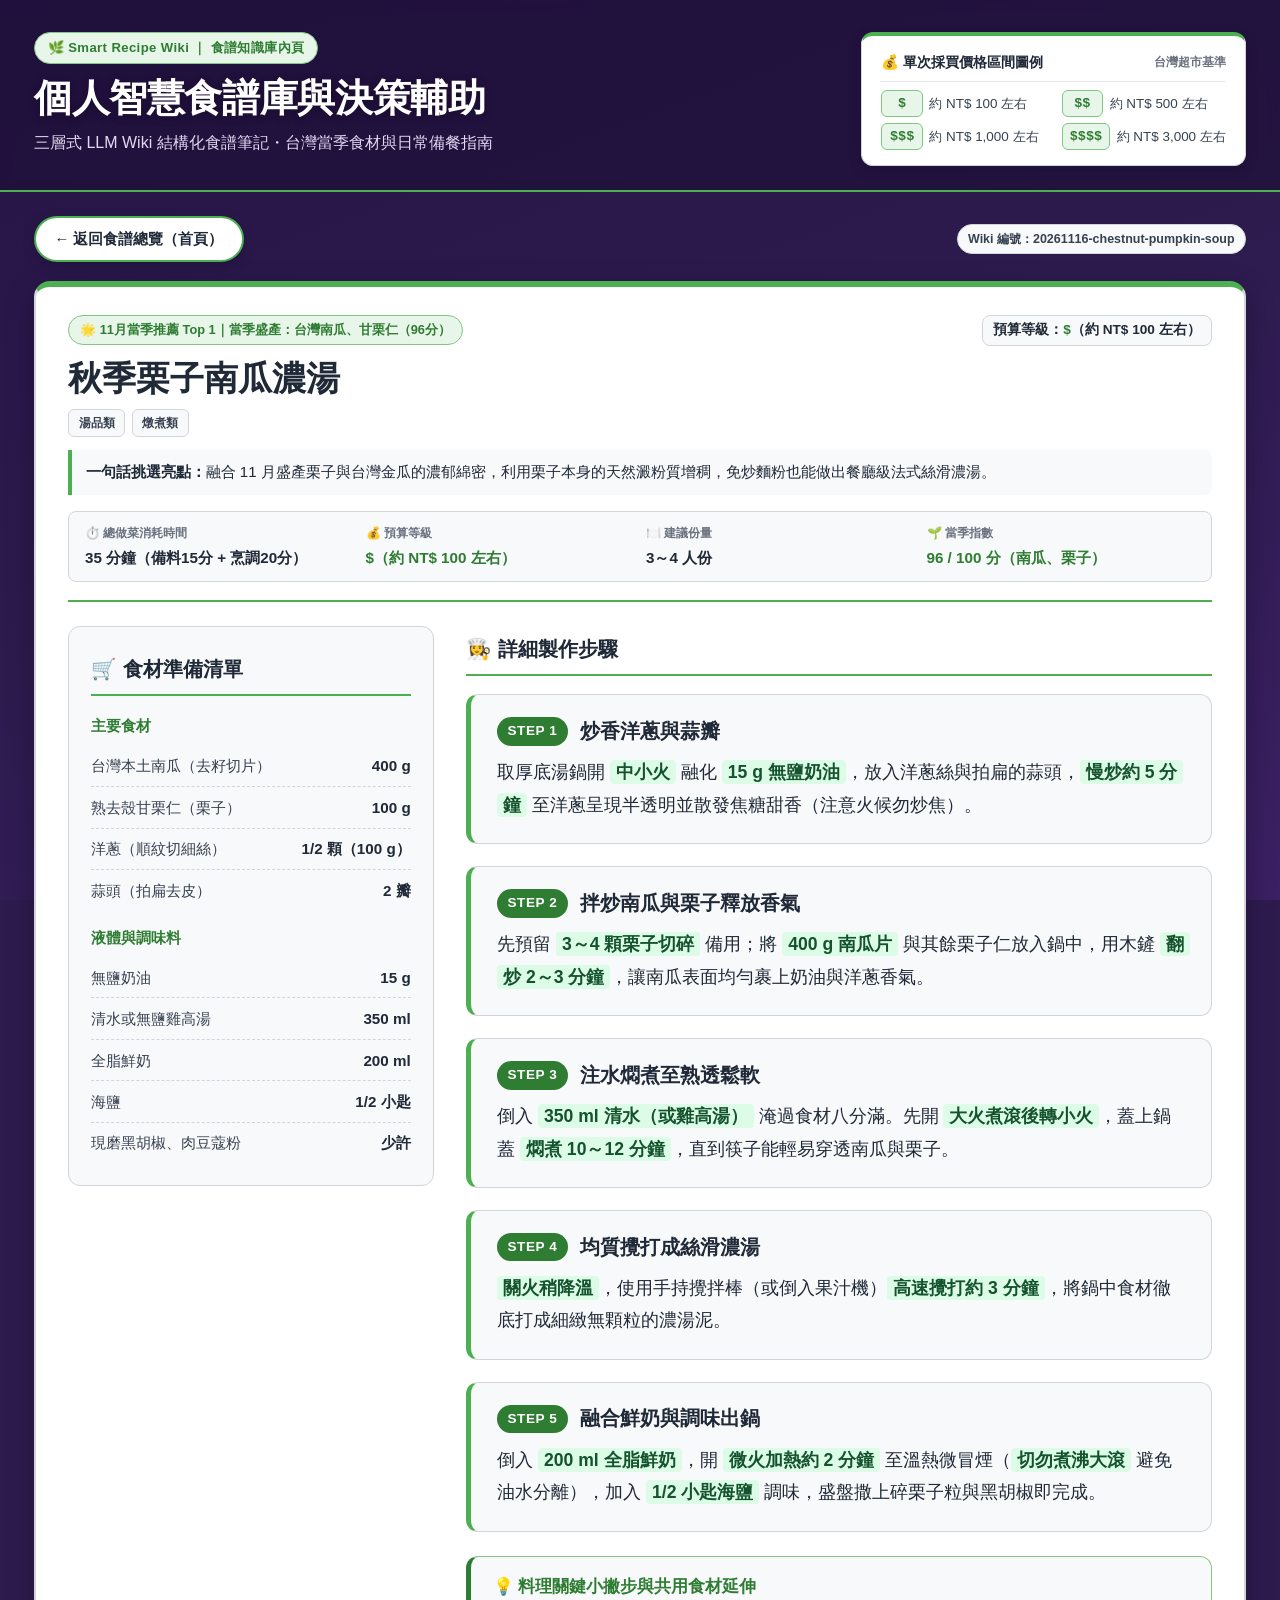
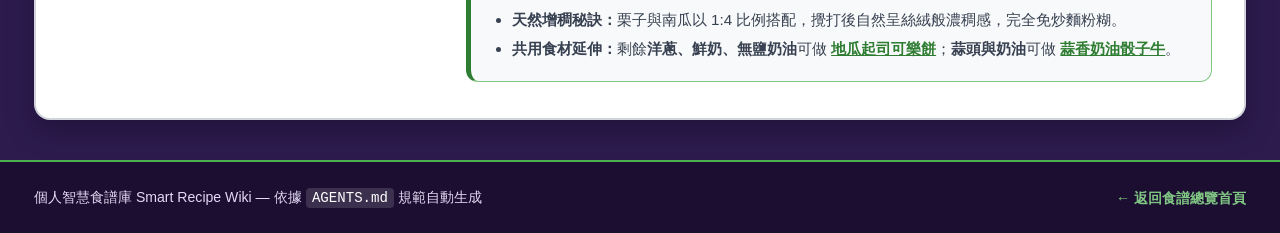
<file: pages/20261116-chestnut-pumpkin-soup.html>
<!DOCTYPE html>
<html lang="zh-Hant-TW">
<head>
  <meta charset="UTF-8" />
  <meta name="viewport" content="width=device-width, initial-scale=1.0" />
  <title>秋季栗子南瓜濃湯 — 個人智慧食譜庫 Smart Recipe Wiki</title>
  <link rel="stylesheet" href="../assets/style.css" />
</head>
<body>
  <header class="site-header">
    <div class="container header-inner">
      <div class="brand-block">
        <span class="brand-eyebrow">🌿 Smart Recipe Wiki ｜ 食譜知識庫內頁</span>
        <h1 class="site-title">個人智慧食譜庫與決策輔助</h1>
        <p class="site-subtitle">三層式 LLM Wiki 結構化食譜筆記・台灣當季食材與日常備餐指南</p>
      </div>
      <aside class="price-legend-card" aria-label="價格區間圖例卡">
        <div class="price-legend-title">
          <span>💰 單次採買價格區間圖例</span>
          <small>台灣超市基準</small>
        </div>
        <div class="price-legend-grid">
          <div class="price-legend-item"><span class="price-symbol">$</span><span>約 NT$ 100 左右</span></div>
          <div class="price-legend-item"><span class="price-symbol">$$</span><span>約 NT$ 500 左右</span></div>
          <div class="price-legend-item"><span class="price-symbol">$$$</span><span>約 NT$ 1,000 左右</span></div>
          <div class="price-legend-item"><span class="price-symbol">$$$$</span><span>約 NT$ 3,000 左右</span></div>
        </div>
      </aside>
    </div>
  </header>

  <main class="container">
    <nav class="recipe-page-nav" aria-label="頁面導覽">
      <a href="../index.html" class="back-home-btn">← 返回食譜總覽（首頁）</a>
      <span class="regular-badge">Wiki 編號：20261116-chestnut-pumpkin-soup</span>
    </nav>

    <article class="recipe-detail-card">
      <div class="recipe-detail-header">
        <div class="card-top-meta">
          <span class="seasonal-badge">🌟 11月當季推薦 Top 1｜當季盛產：台灣南瓜、甘栗仁（96分）</span>
          <span class="price-badge">預算等級：<span>$</span>（約 NT$ 100 左右）</span>
        </div>
        <h2 class="recipe-detail-title">秋季栗子南瓜濃湯</h2>
        <div class="card-categories">
          <span class="category-tag">湯品類</span>
          <span class="category-tag">燉煮類</span>
        </div>
        <p class="card-highlight">
          <strong>一句話挑選亮點：</strong>融合 11 月盛產栗子與台灣金瓜的濃郁綿密，利用栗子本身的天然澱粉質增稠，免炒麵粉也能做出餐廳級法式絲滑濃湯。
        </p>

        <div class="recipe-meta-grid">
          <div class="meta-box">
            <span class="meta-label">⏱️ 總做菜消耗時間</span>
            <span class="meta-value">35 分鐘（備料15分 + 烹調20分）</span>
          </div>
          <div class="meta-box">
            <span class="meta-label">💰 預算等級</span>
            <span class="meta-value green-text">$（約 NT$ 100 左右）</span>
          </div>
          <div class="meta-box">
            <span class="meta-label">🍽️ 建議份量</span>
            <span class="meta-value">3～4 人份</span>
          </div>
          <div class="meta-box">
            <span class="meta-label">🌱 當季指數</span>
            <span class="meta-value green-text">96 / 100 分（南瓜、栗子）</span>
          </div>
        </div>
      </div>

      <div class="recipe-two-col">
        <section class="ingredients-panel">
          <h3 class="panel-heading">🛒 食材準備清單</h3>

          <h4 class="ingredient-subheading">主要食材</h4>
          <ul class="ingredient-list">
            <li><span>台灣本土南瓜（去籽切片）</span><span class="ing-amount">400 g</span></li>
            <li><span>熟去殼甘栗仁（栗子）</span><span class="ing-amount">100 g</span></li>
            <li><span>洋蔥（順紋切細絲）</span><span class="ing-amount">1/2 顆（100 g）</span></li>
            <li><span>蒜頭（拍扁去皮）</span><span class="ing-amount">2 瓣</span></li>
          </ul>

          <h4 class="ingredient-subheading">液體與調味料</h4>
          <ul class="ingredient-list">
            <li><span>無鹽奶油</span><span class="ing-amount">15 g</span></li>
            <li><span>清水或無鹽雞高湯</span><span class="ing-amount">350 ml</span></li>
            <li><span>全脂鮮奶</span><span class="ing-amount">200 ml</span></li>
            <li><span>海鹽</span><span class="ing-amount">1/2 小匙</span></li>
            <li><span>現磨黑胡椒、肉豆蔻粉</span><span class="ing-amount">少許</span></li>
          </ul>
        </section>

        <section class="steps-panel">
          <h3 class="panel-heading">👩‍🍳 詳細製作步驟</h3>
          <ol class="step-list">
            <li class="step-item">
              <div class="step-header">
                <span class="step-num">STEP 1</span>
                <span class="step-title">炒香洋蔥與蒜瓣</span>
              </div>
              <p>取厚底湯鍋開 <mark class="step-highlight">中小火</mark> 融化 <mark class="step-highlight">15 g 無鹽奶油</mark>，放入洋蔥絲與拍扁的蒜頭，<mark class="step-highlight">慢炒約 5 分鐘</mark> 至洋蔥呈現半透明並散發焦糖甜香（注意火候勿炒焦）。</p>
            </li>
            <li class="step-item">
              <div class="step-header">
                <span class="step-num">STEP 2</span>
                <span class="step-title">拌炒南瓜與栗子釋放香氣</span>
              </div>
              <p>先預留 <mark class="step-highlight">3～4 顆栗子切碎</mark> 備用；將 <mark class="step-highlight">400 g 南瓜片</mark> 與其餘栗子仁放入鍋中，用木鏟 <mark class="step-highlight">翻炒 2～3 分鐘</mark>，讓南瓜表面均勻裹上奶油與洋蔥香氣。</p>
            </li>
            <li class="step-item">
              <div class="step-header">
                <span class="step-num">STEP 3</span>
                <span class="step-title">注水燜煮至熟透鬆軟</span>
              </div>
              <p>倒入 <mark class="step-highlight">350 ml 清水（或雞高湯）</mark> 淹過食材八分滿。先開 <mark class="step-highlight">大火煮滾後轉小火</mark>，蓋上鍋蓋 <mark class="step-highlight">燜煮 10～12 分鐘</mark>，直到筷子能輕易穿透南瓜與栗子。</p>
            </li>
            <li class="step-item">
              <div class="step-header">
                <span class="step-num">STEP 4</span>
                <span class="step-title">均質攪打成絲滑濃湯</span>
              </div>
              <p><mark class="step-highlight">關火稍降溫</mark>，使用手持攪拌棒（或倒入果汁機）<mark class="step-highlight">高速攪打約 3 分鐘</mark>，將鍋中食材徹底打成細緻無顆粒的濃湯泥。</p>
            </li>
            <li class="step-item">
              <div class="step-header">
                <span class="step-num">STEP 5</span>
                <span class="step-title">融合鮮奶與調味出鍋</span>
              </div>
              <p>倒入 <mark class="step-highlight">200 ml 全脂鮮奶</mark>，開 <mark class="step-highlight">微火加熱約 2 分鐘</mark> 至溫熱微冒煙（<mark class="step-highlight">切勿煮沸大滾</mark> 避免油水分離），加入 <mark class="step-highlight">1/2 小匙海鹽</mark> 調味，盛盤撒上碎栗子粒與黑胡椒即完成。</p>
            </li>
          </ol>

          <div class="tips-box">
            <h3>💡 料理關鍵小撇步與共用食材延伸</h3>
            <ul>
              <li><strong>天然增稠秘訣：</strong>栗子與南瓜以 1:4 比例搭配，攪打後自然呈絲絨般濃稠感，完全免炒麵粉糊。</li>
              <li><strong>共用食材延伸：</strong>剩餘<strong>洋蔥、鮮奶、無鹽奶油</strong>可做 <a href="./20261116-sweet-potato-cheese-croquette.html">地瓜起司可樂餅</a>；<strong>蒜頭與奶油</strong>可做 <a href="./20261116-garlic-butter-diced-beef.html">蒜香奶油骰子牛</a>。</li>
            </ul>
          </div>
        </section>
      </div>
    </article>
  </main>

  <footer class="site-footer">
    <div class="container footer-inner">
      <span>個人智慧食譜庫 Smart Recipe Wiki — 依據 <code>AGENTS.md</code> 規範自動生成</span>
      <a href="../index.html" style="color: #81C784; font-weight: 800;">← 返回食譜總覽首頁</a>
    </div>
  </footer>
</body>
</html>
</file>
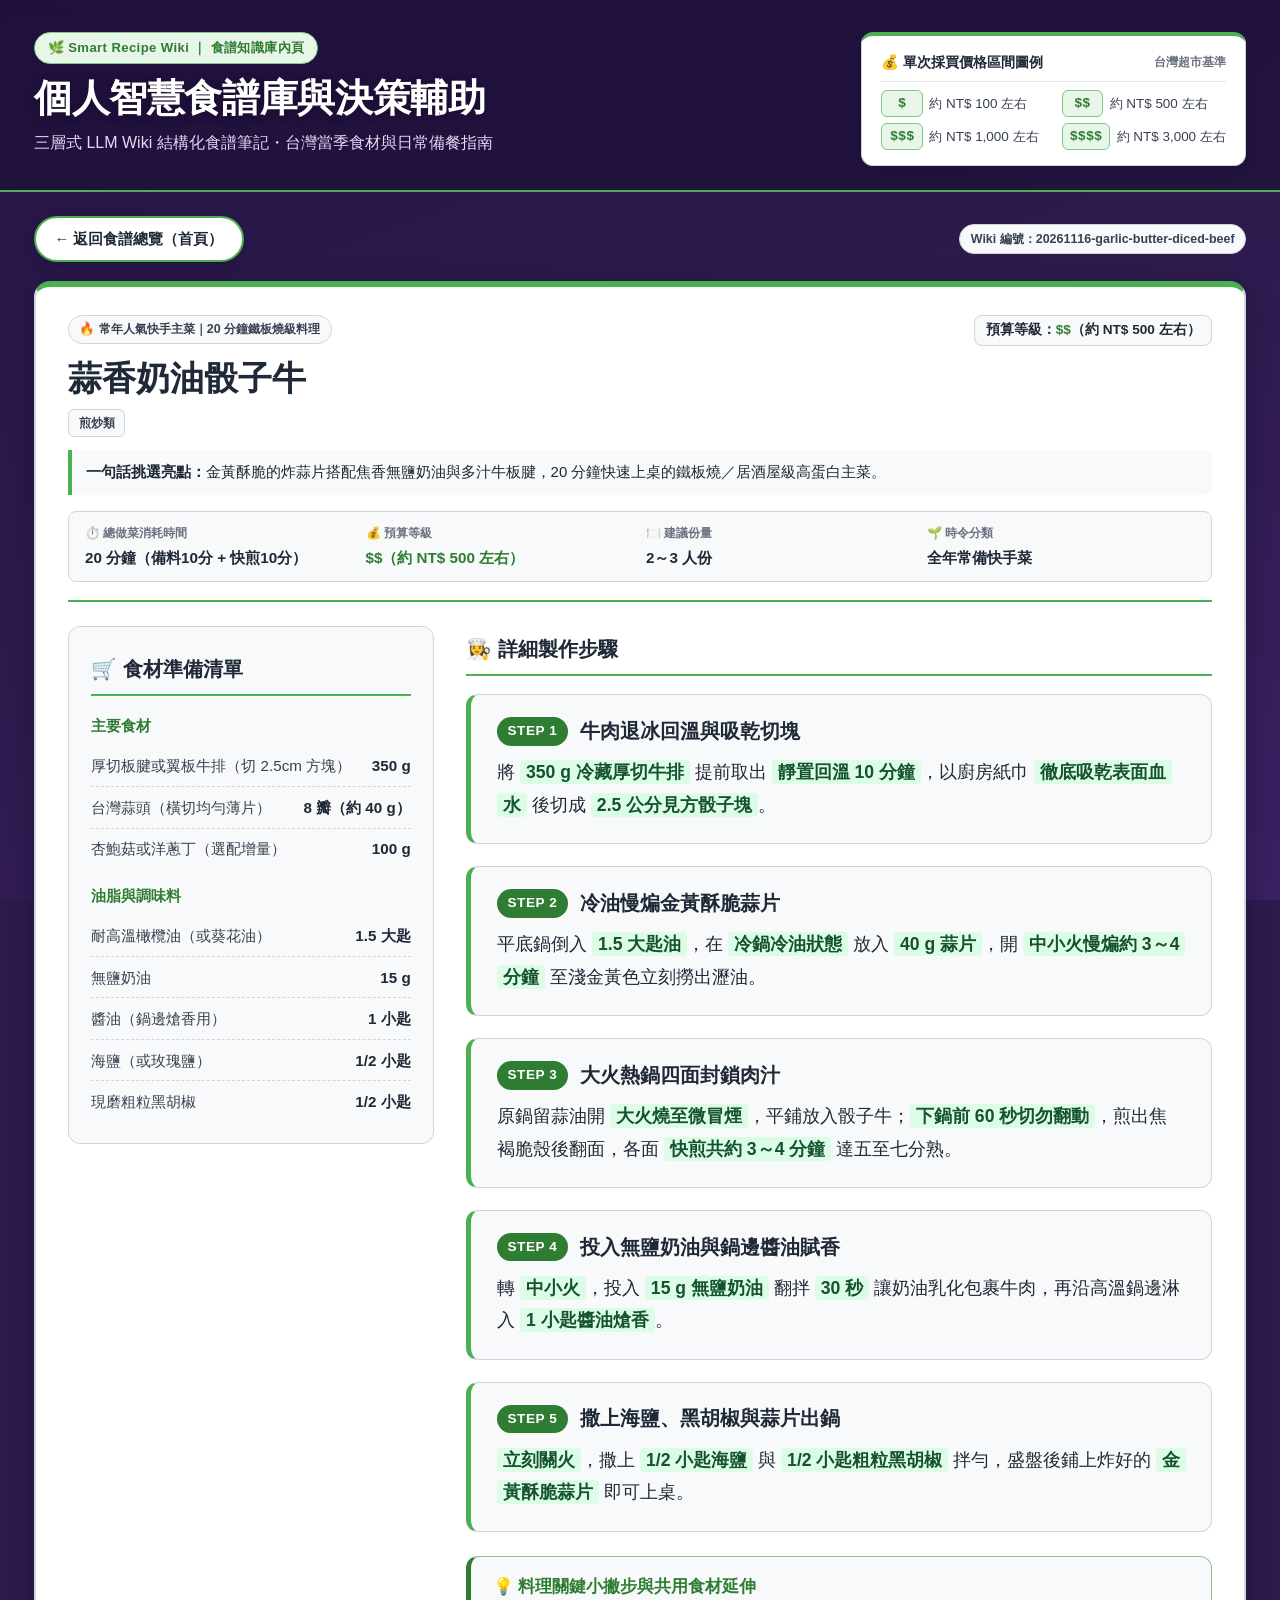
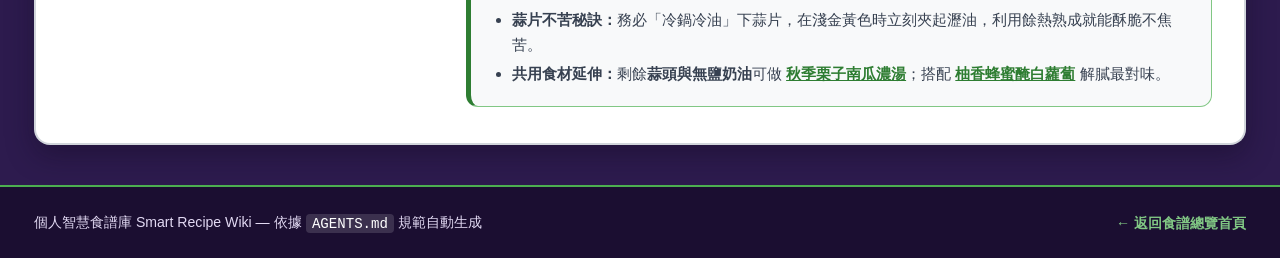
<file: pages/20261116-garlic-butter-diced-beef.html>
<!DOCTYPE html>
<html lang="zh-Hant-TW">
<head>
  <meta charset="UTF-8" />
  <meta name="viewport" content="width=device-width, initial-scale=1.0" />
  <title>蒜香奶油骰子牛 — 個人智慧食譜庫 Smart Recipe Wiki</title>
  <link rel="stylesheet" href="../assets/style.css" />
</head>
<body>
  <header class="site-header">
    <div class="container header-inner">
      <div class="brand-block">
        <span class="brand-eyebrow">🌿 Smart Recipe Wiki ｜ 食譜知識庫內頁</span>
        <h1 class="site-title">個人智慧食譜庫與決策輔助</h1>
        <p class="site-subtitle">三層式 LLM Wiki 結構化食譜筆記・台灣當季食材與日常備餐指南</p>
      </div>
      <aside class="price-legend-card" aria-label="價格區間圖例卡">
        <div class="price-legend-title">
          <span>💰 單次採買價格區間圖例</span>
          <small>台灣超市基準</small>
        </div>
        <div class="price-legend-grid">
          <div class="price-legend-item"><span class="price-symbol">$</span><span>約 NT$ 100 左右</span></div>
          <div class="price-legend-item"><span class="price-symbol">$$</span><span>約 NT$ 500 左右</span></div>
          <div class="price-legend-item"><span class="price-symbol">$$$</span><span>約 NT$ 1,000 左右</span></div>
          <div class="price-legend-item"><span class="price-symbol">$$$$</span><span>約 NT$ 3,000 左右</span></div>
        </div>
      </aside>
    </div>
  </header>

  <main class="container">
    <nav class="recipe-page-nav" aria-label="頁面導覽">
      <a href="../index.html" class="back-home-btn">← 返回食譜總覽（首頁）</a>
      <span class="regular-badge">Wiki 編號：20261116-garlic-butter-diced-beef</span>
    </nav>

    <article class="recipe-detail-card">
      <div class="recipe-detail-header">
        <div class="card-top-meta">
          <span class="regular-badge">🔥 常年人氣快手主菜｜20 分鐘鐵板燒級料理</span>
          <span class="price-badge">預算等級：<span>$$</span>（約 NT$ 500 左右）</span>
        </div>
        <h2 class="recipe-detail-title">蒜香奶油骰子牛</h2>
        <div class="card-categories">
          <span class="category-tag">煎炒類</span>
        </div>
        <p class="card-highlight">
          <strong>一句話挑選亮點：</strong>金黃酥脆的炸蒜片搭配焦香無鹽奶油與多汁牛板腱，20 分鐘快速上桌的鐵板燒／居酒屋級高蛋白主菜。
        </p>

        <div class="recipe-meta-grid">
          <div class="meta-box">
            <span class="meta-label">⏱️ 總做菜消耗時間</span>
            <span class="meta-value">20 分鐘（備料10分 + 快煎10分）</span>
          </div>
          <div class="meta-box">
            <span class="meta-label">💰 預算等級</span>
            <span class="meta-value green-text">$$（約 NT$ 500 左右）</span>
          </div>
          <div class="meta-box">
            <span class="meta-label">🍽️ 建議份量</span>
            <span class="meta-value">2～3 人份</span>
          </div>
          <div class="meta-box">
            <span class="meta-label">🌱 時令分類</span>
            <span class="meta-value">全年常備快手菜</span>
          </div>
        </div>
      </div>

      <div class="recipe-two-col">
        <section class="ingredients-panel">
          <h3 class="panel-heading">🛒 食材準備清單</h3>

          <h4 class="ingredient-subheading">主要食材</h4>
          <ul class="ingredient-list">
            <li><span>厚切板腱或翼板牛排（切 2.5cm 方塊）</span><span class="ing-amount">350 g</span></li>
            <li><span>台灣蒜頭（橫切均勻薄片）</span><span class="ing-amount">8 瓣（約 40 g）</span></li>
            <li><span>杏鮑菇或洋蔥丁（選配增量）</span><span class="ing-amount">100 g</span></li>
          </ul>

          <h4 class="ingredient-subheading">油脂與調味料</h4>
          <ul class="ingredient-list">
            <li><span>耐高溫橄欖油（或葵花油）</span><span class="ing-amount">1.5 大匙</span></li>
            <li><span>無鹽奶油</span><span class="ing-amount">15 g</span></li>
            <li><span>醬油（鍋邊熗香用）</span><span class="ing-amount">1 小匙</span></li>
            <li><span>海鹽（或玫瑰鹽）</span><span class="ing-amount">1/2 小匙</span></li>
            <li><span>現磨粗粒黑胡椒</span><span class="ing-amount">1/2 小匙</span></li>
          </ul>
        </section>

        <section class="steps-panel">
          <h3 class="panel-heading">👩‍🍳 詳細製作步驟</h3>
          <ol class="step-list">
            <li class="step-item">
              <div class="step-header">
                <span class="step-num">STEP 1</span>
                <span class="step-title">牛肉退冰回溫與吸乾切塊</span>
              </div>
              <p>將 <mark class="step-highlight">350 g 冷藏厚切牛排</mark> 提前取出 <mark class="step-highlight">靜置回溫 10 分鐘</mark>，以廚房紙巾 <mark class="step-highlight">徹底吸乾表面血水</mark> 後切成 <mark class="step-highlight">2.5 公分見方骰子塊</mark>。</p>
            </li>
            <li class="step-item">
              <div class="step-header">
                <span class="step-num">STEP 2</span>
                <span class="step-title">冷油慢煸金黃酥脆蒜片</span>
              </div>
              <p>平底鍋倒入 <mark class="step-highlight">1.5 大匙油</mark>，在 <mark class="step-highlight">冷鍋冷油狀態</mark> 放入 <mark class="step-highlight">40 g 蒜片</mark>，開 <mark class="step-highlight">中小火慢煸約 3～4 分鐘</mark> 至淺金黃色立刻撈出瀝油。</p>
            </li>
            <li class="step-item">
              <div class="step-header">
                <span class="step-num">STEP 3</span>
                <span class="step-title">大火熱鍋四面封鎖肉汁</span>
              </div>
              <p>原鍋留蒜油開 <mark class="step-highlight">大火燒至微冒煙</mark>，平鋪放入骰子牛；<mark class="step-highlight">下鍋前 60 秒切勿翻動</mark>，煎出焦褐脆殼後翻面，各面 <mark class="step-highlight">快煎共約 3～4 分鐘</mark> 達五至七分熟。</p>
            </li>
            <li class="step-item">
              <div class="step-header">
                <span class="step-num">STEP 4</span>
                <span class="step-title">投入無鹽奶油與鍋邊醬油賦香</span>
              </div>
              <p>轉 <mark class="step-highlight">中小火</mark>，投入 <mark class="step-highlight">15 g 無鹽奶油</mark> 翻拌 <mark class="step-highlight">30 秒</mark> 讓奶油乳化包裹牛肉，再沿高溫鍋邊淋入 <mark class="step-highlight">1 小匙醬油熗香</mark>。</p>
            </li>
            <li class="step-item">
              <div class="step-header">
                <span class="step-num">STEP 5</span>
                <span class="step-title">撒上海鹽、黑胡椒與蒜片出鍋</span>
              </div>
              <p><mark class="step-highlight">立刻關火</mark>，撒上 <mark class="step-highlight">1/2 小匙海鹽</mark> 與 <mark class="step-highlight">1/2 小匙粗粒黑胡椒</mark> 拌勻，盛盤後鋪上炸好的 <mark class="step-highlight">金黃酥脆蒜片</mark> 即可上桌。</p>
            </li>
          </ol>

          <div class="tips-box">
            <h3>💡 料理關鍵小撇步與共用食材延伸</h3>
            <ul>
              <li><strong>蒜片不苦秘訣：</strong>務必「冷鍋冷油」下蒜片，在淺金黃色時立刻夾起瀝油，利用餘熱熟成就能酥脆不焦苦。</li>
              <li><strong>共用食材延伸：</strong>剩餘<strong>蒜頭與無鹽奶油</strong>可做 <a href="./20261116-chestnut-pumpkin-soup.html">秋季栗子南瓜濃湯</a>；搭配 <a href="./20261116-yuzu-pickled-radish.html">柚香蜂蜜醃白蘿蔔</a> 解膩最對味。</li>
            </ul>
          </div>
        </section>
      </div>
    </article>
  </main>

  <footer class="site-footer">
    <div class="container footer-inner">
      <span>個人智慧食譜庫 Smart Recipe Wiki — 依據 <code>AGENTS.md</code> 規範自動生成</span>
      <a href="../index.html" style="color: #81C784; font-weight: 800;">← 返回食譜總覽首頁</a>
    </div>
  </footer>
</body>
</html>
</file>
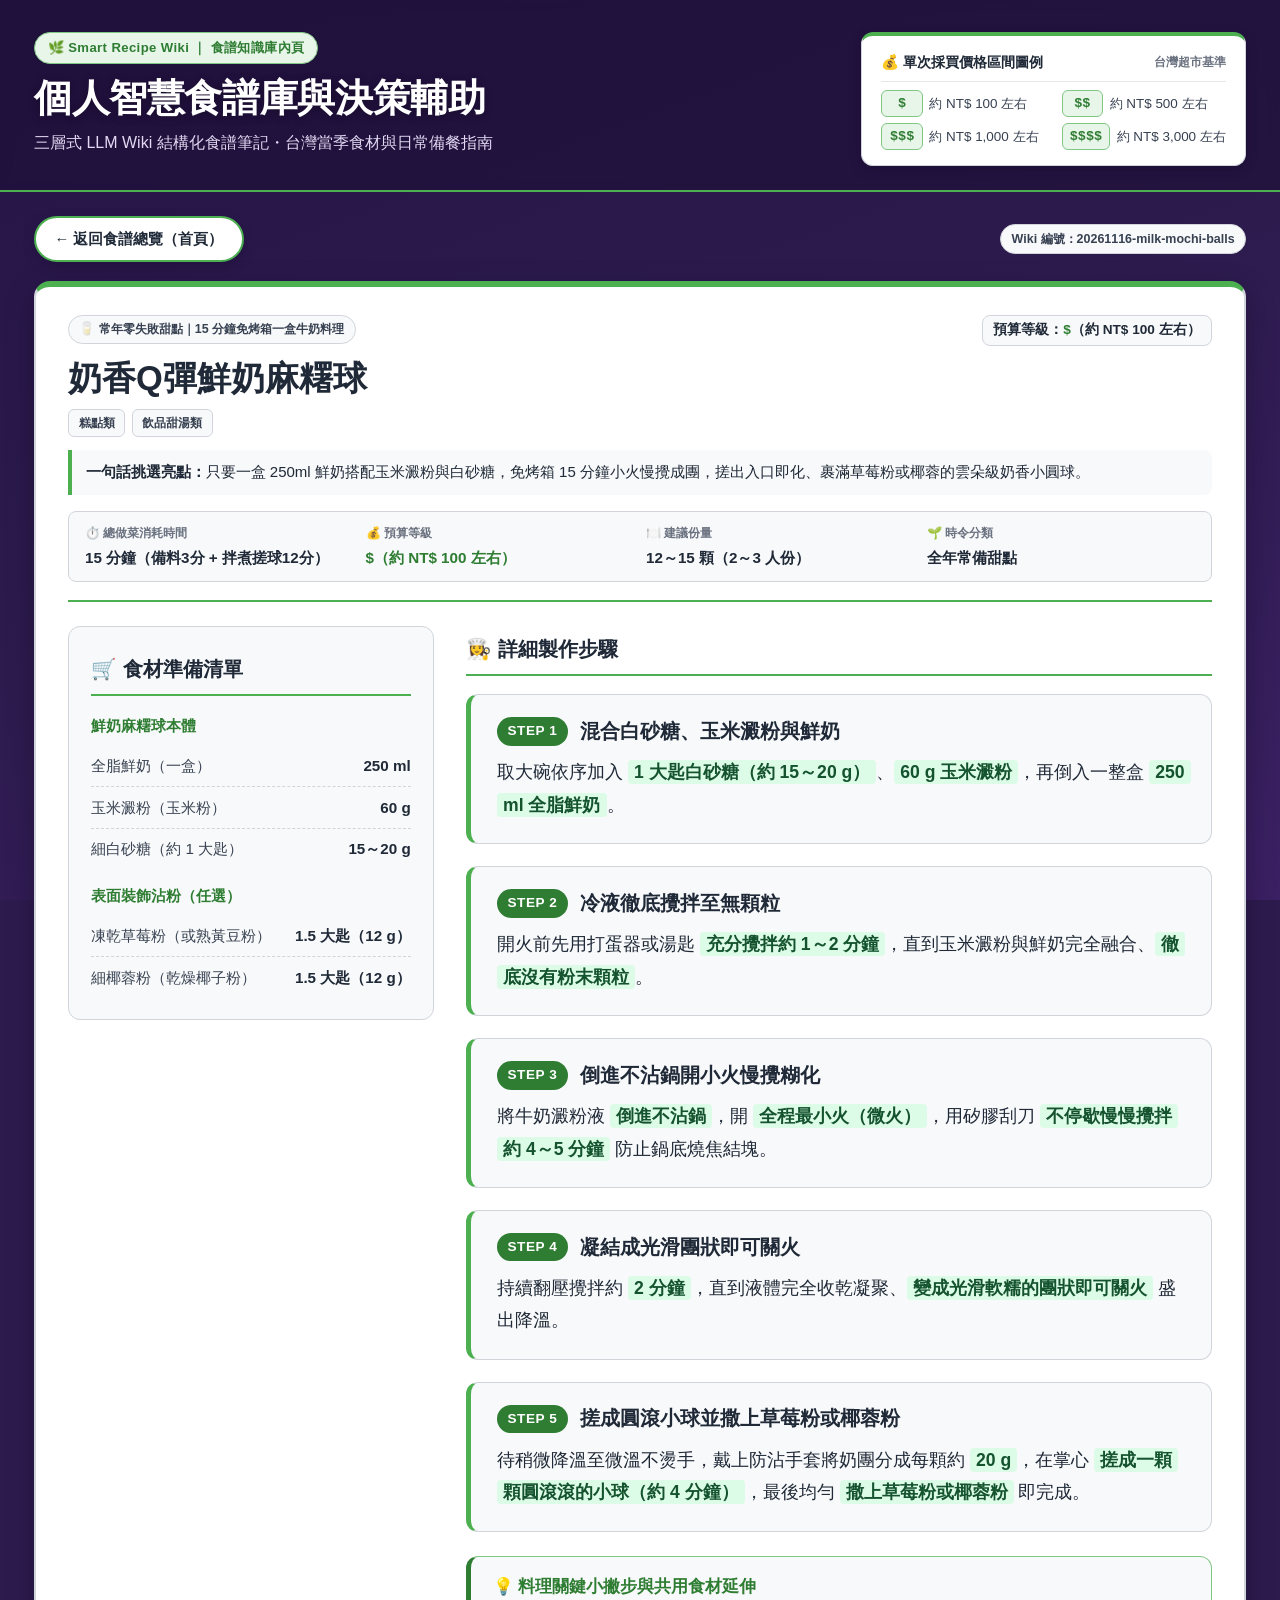
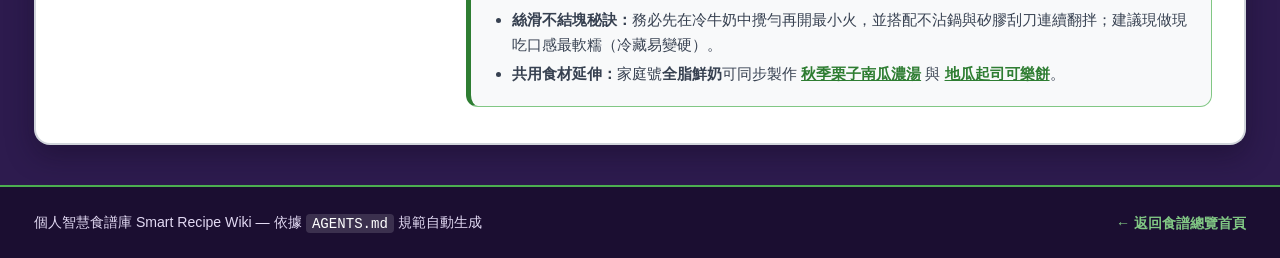
<file: pages/20261116-milk-mochi-balls.html>
<!DOCTYPE html>
<html lang="zh-Hant-TW">
<head>
  <meta charset="UTF-8" />
  <meta name="viewport" content="width=device-width, initial-scale=1.0" />
  <title>奶香Q彈鮮奶麻糬球 — 個人智慧食譜庫 Smart Recipe Wiki</title>
  <link rel="stylesheet" href="../assets/style.css" />
</head>
<body>
  <header class="site-header">
    <div class="container header-inner">
      <div class="brand-block">
        <span class="brand-eyebrow">🌿 Smart Recipe Wiki ｜ 食譜知識庫內頁</span>
        <h1 class="site-title">個人智慧食譜庫與決策輔助</h1>
        <p class="site-subtitle">三層式 LLM Wiki 結構化食譜筆記・台灣當季食材與日常備餐指南</p>
      </div>
      <aside class="price-legend-card" aria-label="價格區間圖例卡">
        <div class="price-legend-title">
          <span>💰 單次採買價格區間圖例</span>
          <small>台灣超市基準</small>
        </div>
        <div class="price-legend-grid">
          <div class="price-legend-item"><span class="price-symbol">$</span><span>約 NT$ 100 左右</span></div>
          <div class="price-legend-item"><span class="price-symbol">$$</span><span>約 NT$ 500 左右</span></div>
          <div class="price-legend-item"><span class="price-symbol">$$$</span><span>約 NT$ 1,000 左右</span></div>
          <div class="price-legend-item"><span class="price-symbol">$$$$</span><span>約 NT$ 3,000 左右</span></div>
        </div>
      </aside>
    </div>
  </header>

  <main class="container">
    <nav class="recipe-page-nav" aria-label="頁面導覽">
      <a href="../index.html" class="back-home-btn">← 返回食譜總覽（首頁）</a>
      <span class="regular-badge">Wiki 編號：20261116-milk-mochi-balls</span>
    </nav>

    <article class="recipe-detail-card">
      <div class="recipe-detail-header">
        <div class="card-top-meta">
          <span class="regular-badge">🥛 常年零失敗甜點｜15 分鐘免烤箱一盒牛奶料理</span>
          <span class="price-badge">預算等級：<span>$</span>（約 NT$ 100 左右）</span>
        </div>
        <h2 class="recipe-detail-title">奶香Q彈鮮奶麻糬球</h2>
        <div class="card-categories">
          <span class="category-tag">糕點類</span>
          <span class="category-tag">飲品甜湯類</span>
        </div>
        <p class="card-highlight">
          <strong>一句話挑選亮點：</strong>只要一盒 250ml 鮮奶搭配玉米澱粉與白砂糖，免烤箱 15 分鐘小火慢攪成團，搓出入口即化、裹滿草莓粉或椰蓉的雲朵級奶香小圓球。
        </p>

        <div class="recipe-meta-grid">
          <div class="meta-box">
            <span class="meta-label">⏱️ 總做菜消耗時間</span>
            <span class="meta-value">15 分鐘（備料3分 + 拌煮搓球12分）</span>
          </div>
          <div class="meta-box">
            <span class="meta-label">💰 預算等級</span>
            <span class="meta-value green-text">$（約 NT$ 100 左右）</span>
          </div>
          <div class="meta-box">
            <span class="meta-label">🍽️ 建議份量</span>
            <span class="meta-value">12～15 顆（2～3 人份）</span>
          </div>
          <div class="meta-box">
            <span class="meta-label">🌱 時令分類</span>
            <span class="meta-value">全年常備甜點</span>
          </div>
        </div>
      </div>

      <div class="recipe-two-col">
        <section class="ingredients-panel">
          <h3 class="panel-heading">🛒 食材準備清單</h3>

          <h4 class="ingredient-subheading">鮮奶麻糬球本體</h4>
          <ul class="ingredient-list">
            <li><span>全脂鮮奶（一盒）</span><span class="ing-amount">250 ml</span></li>
            <li><span>玉米澱粉（玉米粉）</span><span class="ing-amount">60 g</span></li>
            <li><span>細白砂糖（約 1 大匙）</span><span class="ing-amount">15～20 g</span></li>
          </ul>

          <h4 class="ingredient-subheading">表面裝飾沾粉（任選）</h4>
          <ul class="ingredient-list">
            <li><span>凍乾草莓粉（或熟黃豆粉）</span><span class="ing-amount">1.5 大匙（12 g）</span></li>
            <li><span>細椰蓉粉（乾燥椰子粉）</span><span class="ing-amount">1.5 大匙（12 g）</span></li>
          </ul>
        </section>

        <section class="steps-panel">
          <h3 class="panel-heading">👩‍🍳 詳細製作步驟</h3>
          <ol class="step-list">
            <li class="step-item">
              <div class="step-header">
                <span class="step-num">STEP 1</span>
                <span class="step-title">混合白砂糖、玉米澱粉與鮮奶</span>
              </div>
              <p>取大碗依序加入 <mark class="step-highlight">1 大匙白砂糖（約 15～20 g）</mark>、<mark class="step-highlight">60 g 玉米澱粉</mark>，再倒入一整盒 <mark class="step-highlight">250 ml 全脂鮮奶</mark>。</p>
            </li>
            <li class="step-item">
              <div class="step-header">
                <span class="step-num">STEP 2</span>
                <span class="step-title">冷液徹底攪拌至無顆粒</span>
              </div>
              <p>開火前先用打蛋器或湯匙 <mark class="step-highlight">充分攪拌約 1～2 分鐘</mark>，直到玉米澱粉與鮮奶完全融合、<mark class="step-highlight">徹底沒有粉末顆粒</mark>。</p>
            </li>
            <li class="step-item">
              <div class="step-header">
                <span class="step-num">STEP 3</span>
                <span class="step-title">倒進不沾鍋開小火慢攪糊化</span>
              </div>
              <p>將牛奶澱粉液 <mark class="step-highlight">倒進不沾鍋</mark>，開 <mark class="step-highlight">全程最小火（微火）</mark>，用矽膠刮刀 <mark class="step-highlight">不停歇慢慢攪拌約 4～5 分鐘</mark> 防止鍋底燒焦結塊。</p>
            </li>
            <li class="step-item">
              <div class="step-header">
                <span class="step-num">STEP 4</span>
                <span class="step-title">凝結成光滑團狀即可關火</span>
              </div>
              <p>持續翻壓攪拌約 <mark class="step-highlight">2 分鐘</mark>，直到液體完全收乾凝聚、<mark class="step-highlight">變成光滑軟糯的團狀即可關火</mark> 盛出降溫。</p>
            </li>
            <li class="step-item">
              <div class="step-header">
                <span class="step-num">STEP 5</span>
                <span class="step-title">搓成圓滾小球並撒上草莓粉或椰蓉粉</span>
              </div>
              <p>待稍微降溫至微溫不燙手，戴上防沾手套將奶團分成每顆約 <mark class="step-highlight">20 g</mark>，在掌心 <mark class="step-highlight">搓成一顆顆圓滾滾的小球（約 4 分鐘）</mark>，最後均勻 <mark class="step-highlight">撒上草莓粉或椰蓉粉</mark> 即完成。</p>
            </li>
          </ol>

          <div class="tips-box">
            <h3>💡 料理關鍵小撇步與共用食材延伸</h3>
            <ul>
              <li><strong>絲滑不結塊秘訣：</strong>務必先在冷牛奶中攪勻再開最小火，並搭配不沾鍋與矽膠刮刀連續翻拌；建議現做現吃口感最軟糯（冷藏易變硬）。</li>
              <li><strong>共用食材延伸：</strong>家庭號<strong>全脂鮮奶</strong>可同步製作 <a href="./20261116-chestnut-pumpkin-soup.html">秋季栗子南瓜濃湯</a> 與 <a href="./20261116-sweet-potato-cheese-croquette.html">地瓜起司可樂餅</a>。</li>
            </ul>
          </div>
        </section>
      </div>
    </article>
  </main>

  <footer class="site-footer">
    <div class="container footer-inner">
      <span>個人智慧食譜庫 Smart Recipe Wiki — 依據 <code>AGENTS.md</code> 規範自動生成</span>
      <a href="../index.html" style="color: #81C784; font-weight: 800;">← 返回食譜總覽首頁</a>
    </div>
  </footer>
</body>
</html>
</file>
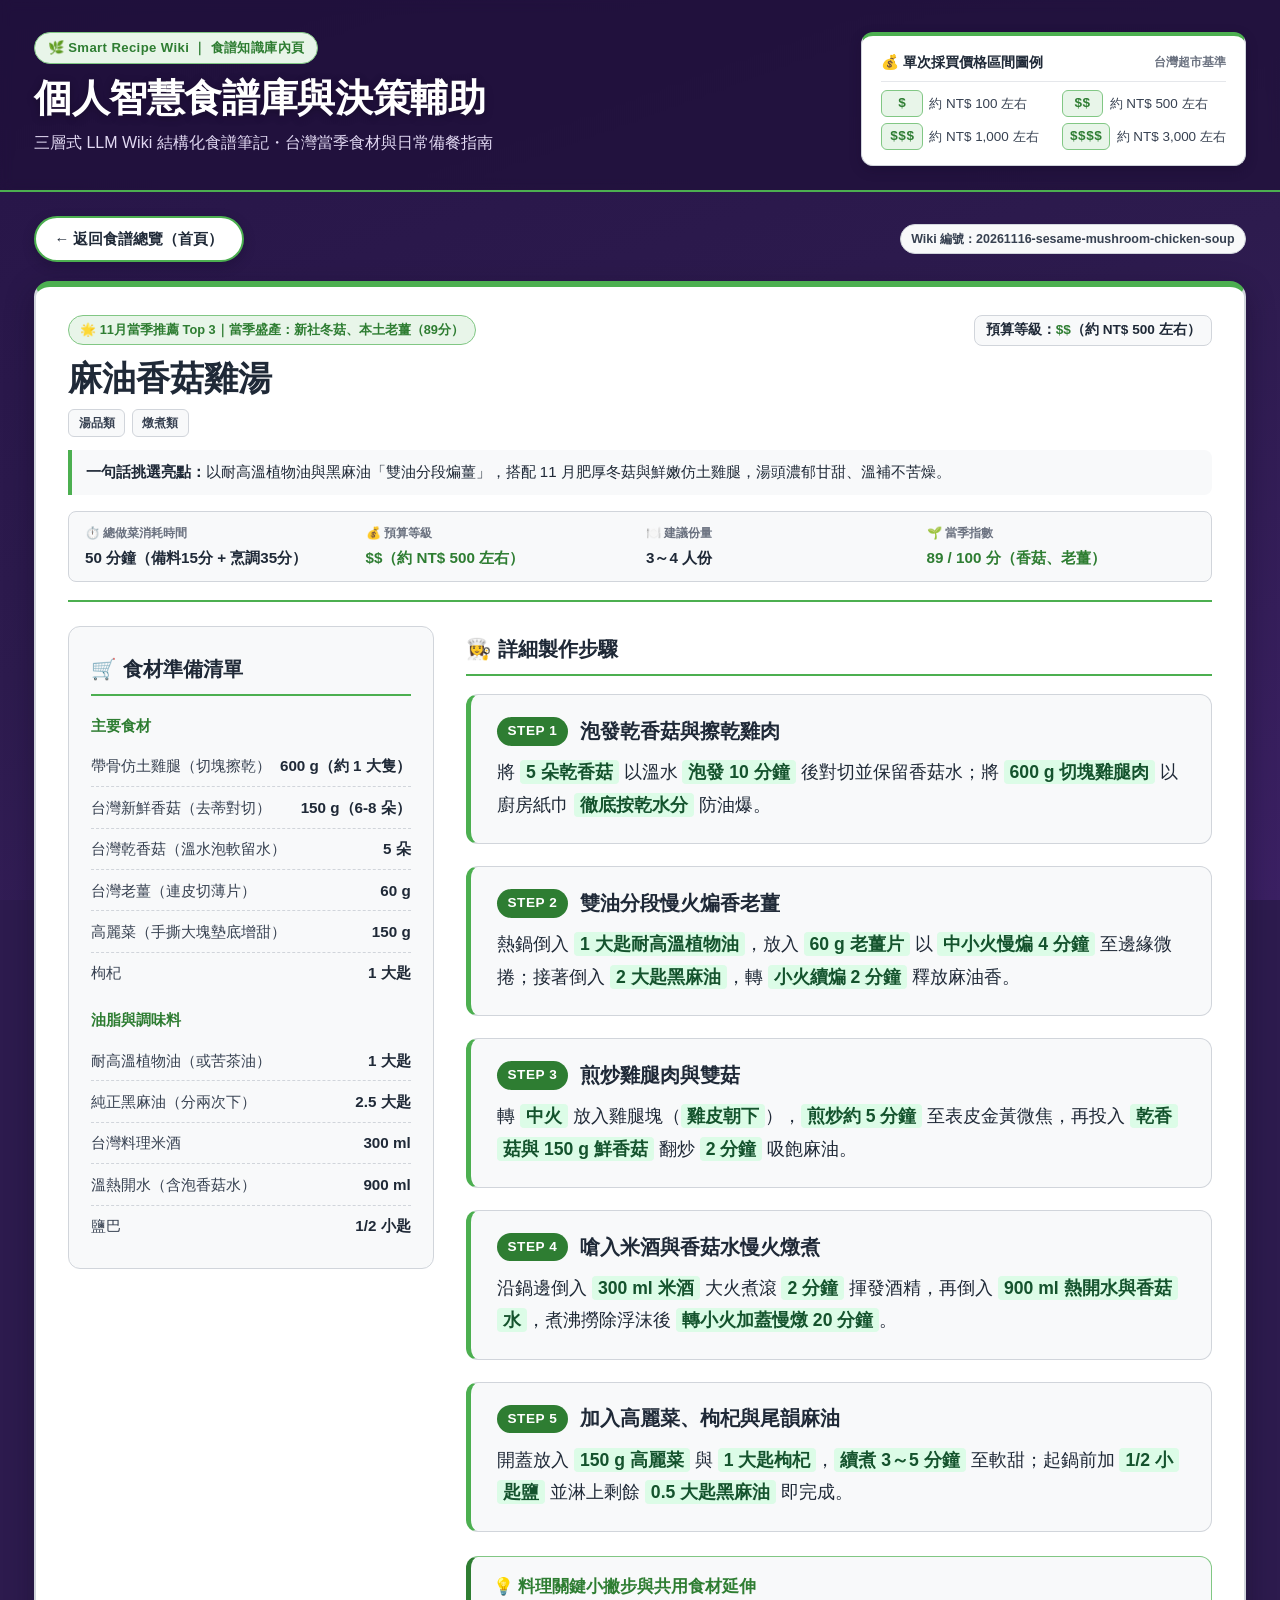
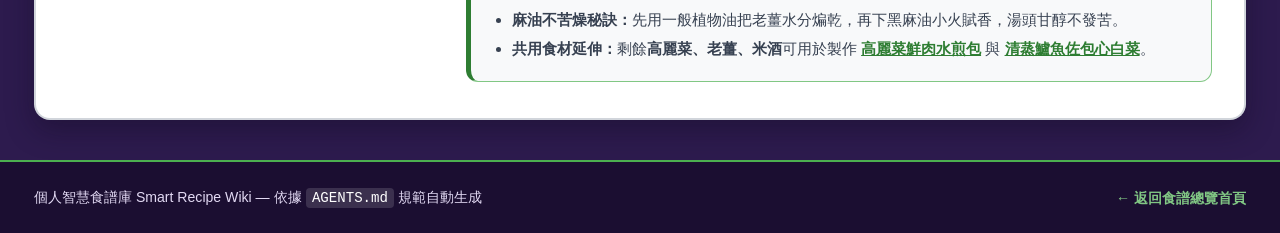
<file: pages/20261116-sesame-mushroom-chicken-soup.html>
<!DOCTYPE html>
<html lang="zh-Hant-TW">
<head>
  <meta charset="UTF-8" />
  <meta name="viewport" content="width=device-width, initial-scale=1.0" />
  <title>麻油香菇雞湯 — 個人智慧食譜庫 Smart Recipe Wiki</title>
  <link rel="stylesheet" href="../assets/style.css" />
</head>
<body>
  <header class="site-header">
    <div class="container header-inner">
      <div class="brand-block">
        <span class="brand-eyebrow">🌿 Smart Recipe Wiki ｜ 食譜知識庫內頁</span>
        <h1 class="site-title">個人智慧食譜庫與決策輔助</h1>
        <p class="site-subtitle">三層式 LLM Wiki 結構化食譜筆記・台灣當季食材與日常備餐指南</p>
      </div>
      <aside class="price-legend-card" aria-label="價格區間圖例卡">
        <div class="price-legend-title">
          <span>💰 單次採買價格區間圖例</span>
          <small>台灣超市基準</small>
        </div>
        <div class="price-legend-grid">
          <div class="price-legend-item"><span class="price-symbol">$</span><span>約 NT$ 100 左右</span></div>
          <div class="price-legend-item"><span class="price-symbol">$$</span><span>約 NT$ 500 左右</span></div>
          <div class="price-legend-item"><span class="price-symbol">$$$</span><span>約 NT$ 1,000 左右</span></div>
          <div class="price-legend-item"><span class="price-symbol">$$$$</span><span>約 NT$ 3,000 左右</span></div>
        </div>
      </aside>
    </div>
  </header>

  <main class="container">
    <nav class="recipe-page-nav" aria-label="頁面導覽">
      <a href="../index.html" class="back-home-btn">← 返回食譜總覽（首頁）</a>
      <span class="regular-badge">Wiki 編號：20261116-sesame-mushroom-chicken-soup</span>
    </nav>

    <article class="recipe-detail-card">
      <div class="recipe-detail-header">
        <div class="card-top-meta">
          <span class="seasonal-badge">🌟 11月當季推薦 Top 3｜當季盛產：新社冬菇、本土老薑（89分）</span>
          <span class="price-badge">預算等級：<span>$$</span>（約 NT$ 500 左右）</span>
        </div>
        <h2 class="recipe-detail-title">麻油香菇雞湯</h2>
        <div class="card-categories">
          <span class="category-tag">湯品類</span>
          <span class="category-tag">燉煮類</span>
        </div>
        <p class="card-highlight">
          <strong>一句話挑選亮點：</strong>以耐高溫植物油與黑麻油「雙油分段煸薑」，搭配 11 月肥厚冬菇與鮮嫩仿土雞腿，湯頭濃郁甘甜、溫補不苦燥。
        </p>

        <div class="recipe-meta-grid">
          <div class="meta-box">
            <span class="meta-label">⏱️ 總做菜消耗時間</span>
            <span class="meta-value">50 分鐘（備料15分 + 烹調35分）</span>
          </div>
          <div class="meta-box">
            <span class="meta-label">💰 預算等級</span>
            <span class="meta-value green-text">$$（約 NT$ 500 左右）</span>
          </div>
          <div class="meta-box">
            <span class="meta-label">🍽️ 建議份量</span>
            <span class="meta-value">3～4 人份</span>
          </div>
          <div class="meta-box">
            <span class="meta-label">🌱 當季指數</span>
            <span class="meta-value green-text">89 / 100 分（香菇、老薑）</span>
          </div>
        </div>
      </div>

      <div class="recipe-two-col">
        <section class="ingredients-panel">
          <h3 class="panel-heading">🛒 食材準備清單</h3>

          <h4 class="ingredient-subheading">主要食材</h4>
          <ul class="ingredient-list">
            <li><span>帶骨仿土雞腿（切塊擦乾）</span><span class="ing-amount">600 g（約 1 大隻）</span></li>
            <li><span>台灣新鮮香菇（去蒂對切）</span><span class="ing-amount">150 g（6-8 朵）</span></li>
            <li><span>台灣乾香菇（溫水泡軟留水）</span><span class="ing-amount">5 朵</span></li>
            <li><span>台灣老薑（連皮切薄片）</span><span class="ing-amount">60 g</span></li>
            <li><span>高麗菜（手撕大塊墊底增甜）</span><span class="ing-amount">150 g</span></li>
            <li><span>枸杞</span><span class="ing-amount">1 大匙</span></li>
          </ul>

          <h4 class="ingredient-subheading">油脂與調味料</h4>
          <ul class="ingredient-list">
            <li><span>耐高溫植物油（或苦茶油）</span><span class="ing-amount">1 大匙</span></li>
            <li><span>純正黑麻油（分兩次下）</span><span class="ing-amount">2.5 大匙</span></li>
            <li><span>台灣料理米酒</span><span class="ing-amount">300 ml</span></li>
            <li><span>溫熱開水（含泡香菇水）</span><span class="ing-amount">900 ml</span></li>
            <li><span>鹽巴</span><span class="ing-amount">1/2 小匙</span></li>
          </ul>
        </section>

        <section class="steps-panel">
          <h3 class="panel-heading">👩‍🍳 詳細製作步驟</h3>
          <ol class="step-list">
            <li class="step-item">
              <div class="step-header">
                <span class="step-num">STEP 1</span>
                <span class="step-title">泡發乾香菇與擦乾雞肉</span>
              </div>
              <p>將 <mark class="step-highlight">5 朵乾香菇</mark> 以溫水 <mark class="step-highlight">泡發 10 分鐘</mark> 後對切並保留香菇水；將 <mark class="step-highlight">600 g 切塊雞腿肉</mark> 以廚房紙巾 <mark class="step-highlight">徹底按乾水分</mark> 防油爆。</p>
            </li>
            <li class="step-item">
              <div class="step-header">
                <span class="step-num">STEP 2</span>
                <span class="step-title">雙油分段慢火煸香老薑</span>
              </div>
              <p>熱鍋倒入 <mark class="step-highlight">1 大匙耐高溫植物油</mark>，放入 <mark class="step-highlight">60 g 老薑片</mark> 以 <mark class="step-highlight">中小火慢煸 4 分鐘</mark> 至邊緣微捲；接著倒入 <mark class="step-highlight">2 大匙黑麻油</mark>，轉 <mark class="step-highlight">小火續煸 2 分鐘</mark> 釋放麻油香。</p>
            </li>
            <li class="step-item">
              <div class="step-header">
                <span class="step-num">STEP 3</span>
                <span class="step-title">煎炒雞腿肉與雙菇</span>
              </div>
              <p>轉 <mark class="step-highlight">中火</mark> 放入雞腿塊（<mark class="step-highlight">雞皮朝下</mark>），<mark class="step-highlight">煎炒約 5 分鐘</mark> 至表皮金黃微焦，再投入 <mark class="step-highlight">乾香菇與 150 g 鮮香菇</mark> 翻炒 <mark class="step-highlight">2 分鐘</mark> 吸飽麻油。</p>
            </li>
            <li class="step-item">
              <div class="step-header">
                <span class="step-num">STEP 4</span>
                <span class="step-title">嗆入米酒與香菇水慢火燉煮</span>
              </div>
              <p>沿鍋邊倒入 <mark class="step-highlight">300 ml 米酒</mark> 大火煮滾 <mark class="step-highlight">2 分鐘</mark> 揮發酒精，再倒入 <mark class="step-highlight">900 ml 熱開水與香菇水</mark>，煮沸撈除浮沫後 <mark class="step-highlight">轉小火加蓋慢燉 20 分鐘</mark>。</p>
            </li>
            <li class="step-item">
              <div class="step-header">
                <span class="step-num">STEP 5</span>
                <span class="step-title">加入高麗菜、枸杞與尾韻麻油</span>
              </div>
              <p>開蓋放入 <mark class="step-highlight">150 g 高麗菜</mark> 與 <mark class="step-highlight">1 大匙枸杞</mark>，<mark class="step-highlight">續煮 3～5 分鐘</mark> 至軟甜；起鍋前加 <mark class="step-highlight">1/2 小匙鹽</mark> 並淋上剩餘 <mark class="step-highlight">0.5 大匙黑麻油</mark> 即完成。</p>
            </li>
          </ol>

          <div class="tips-box">
            <h3>💡 料理關鍵小撇步與共用食材延伸</h3>
            <ul>
              <li><strong>麻油不苦燥秘訣：</strong>先用一般植物油把老薑水分煸乾，再下黑麻油小火賦香，湯頭甘醇不發苦。</li>
              <li><strong>共用食材延伸：</strong>剩餘<strong>高麗菜、老薑、米酒</strong>可用於製作 <a href="./20261116-cabbage-pan-fried-buns.html">高麗菜鮮肉水煎包</a> 與 <a href="./20261116-steamed-sea-bass-cabbage.html">清蒸鱸魚佐包心白菜</a>。</li>
            </ul>
          </div>
        </section>
      </div>
    </article>
  </main>

  <footer class="site-footer">
    <div class="container footer-inner">
      <span>個人智慧食譜庫 Smart Recipe Wiki — 依據 <code>AGENTS.md</code> 規範自動生成</span>
      <a href="../index.html" style="color: #81C784; font-weight: 800;">← 返回食譜總覽首頁</a>
    </div>
  </footer>
</body>
</html>
</file>
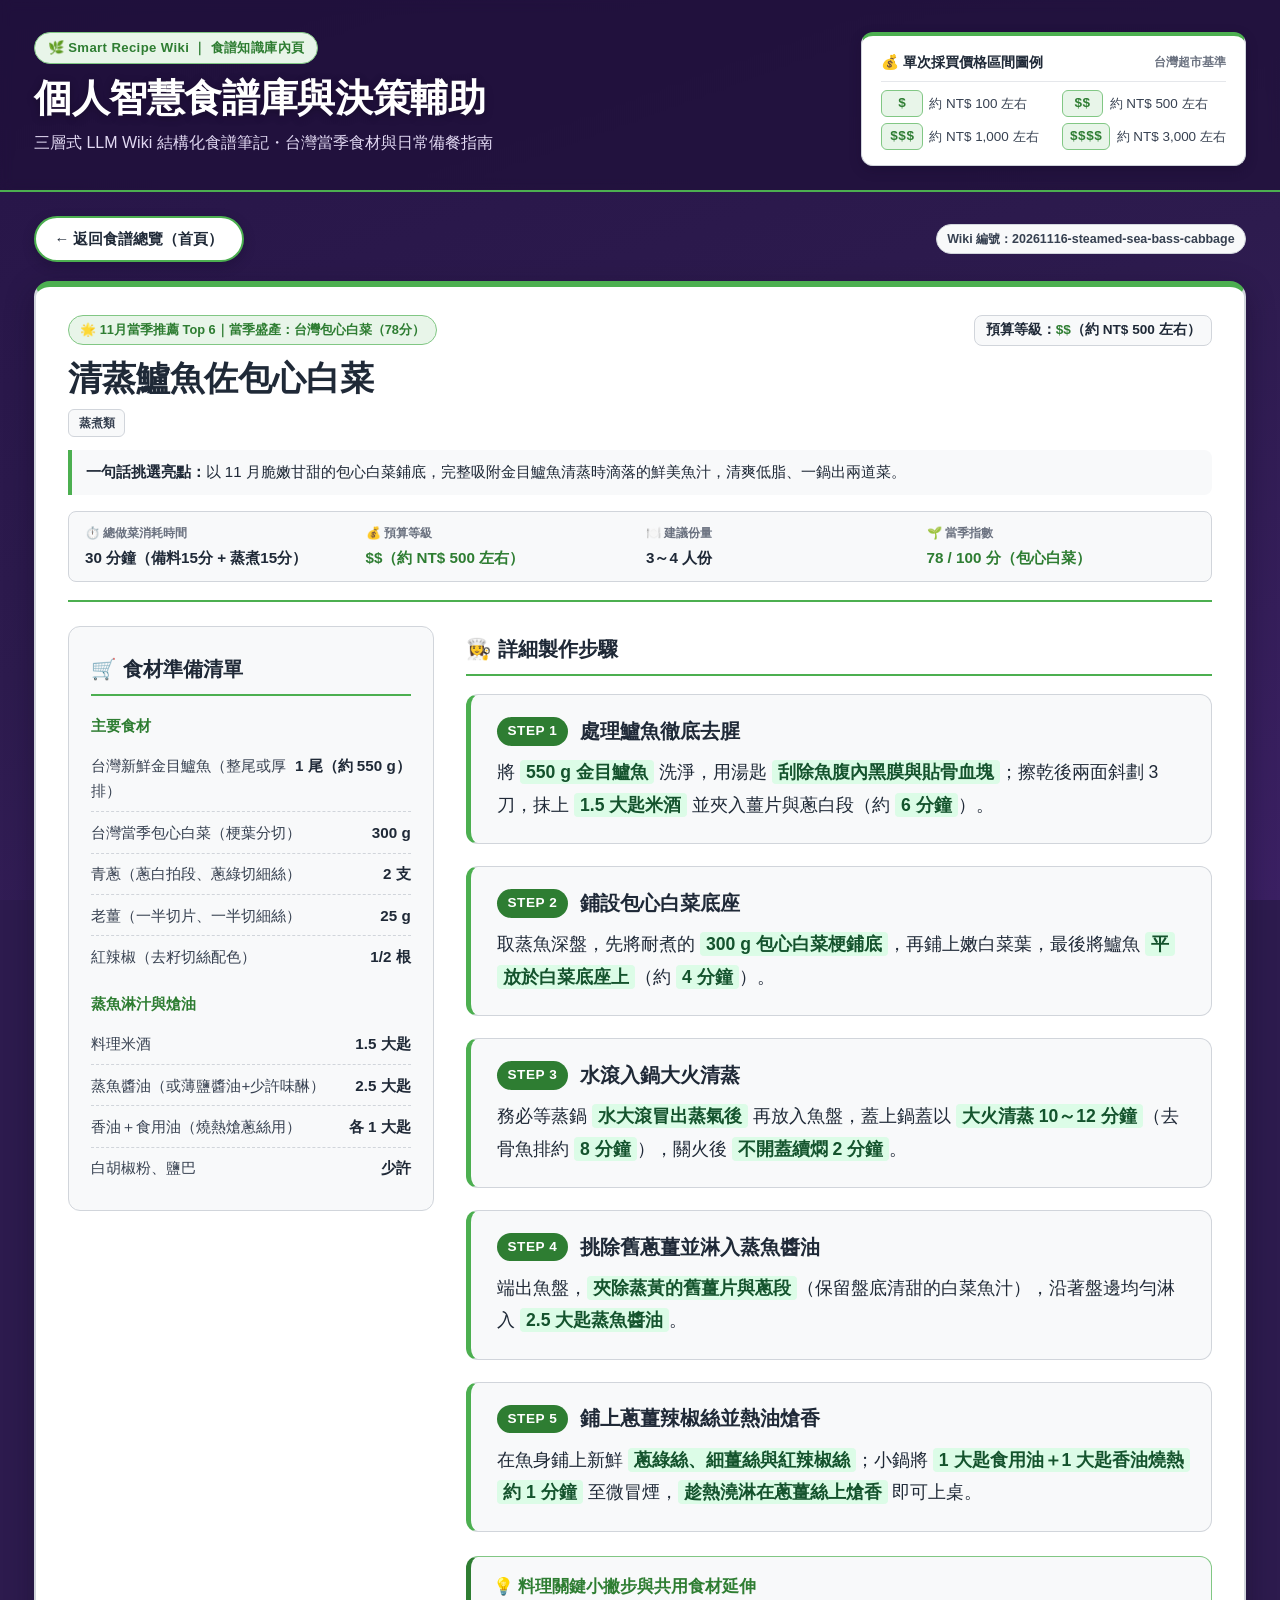
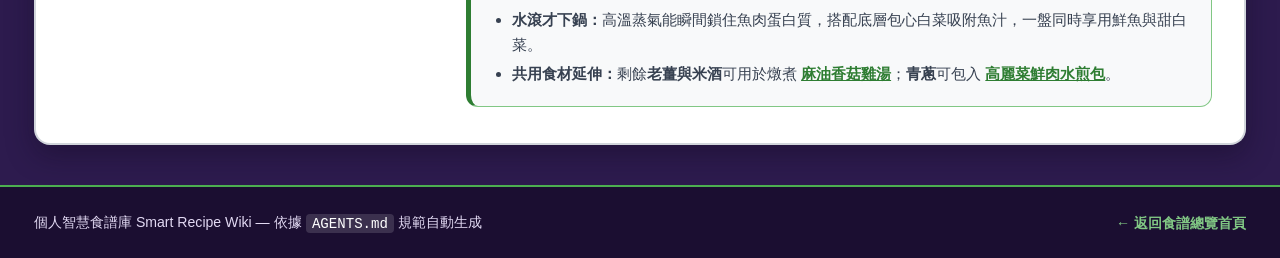
<file: pages/20261116-steamed-sea-bass-cabbage.html>
<!DOCTYPE html>
<html lang="zh-Hant-TW">
<head>
  <meta charset="UTF-8" />
  <meta name="viewport" content="width=device-width, initial-scale=1.0" />
  <title>清蒸鱸魚佐包心白菜 — 個人智慧食譜庫 Smart Recipe Wiki</title>
  <link rel="stylesheet" href="../assets/style.css" />
</head>
<body>
  <header class="site-header">
    <div class="container header-inner">
      <div class="brand-block">
        <span class="brand-eyebrow">🌿 Smart Recipe Wiki ｜ 食譜知識庫內頁</span>
        <h1 class="site-title">個人智慧食譜庫與決策輔助</h1>
        <p class="site-subtitle">三層式 LLM Wiki 結構化食譜筆記・台灣當季食材與日常備餐指南</p>
      </div>
      <aside class="price-legend-card" aria-label="價格區間圖例卡">
        <div class="price-legend-title">
          <span>💰 單次採買價格區間圖例</span>
          <small>台灣超市基準</small>
        </div>
        <div class="price-legend-grid">
          <div class="price-legend-item"><span class="price-symbol">$</span><span>約 NT$ 100 左右</span></div>
          <div class="price-legend-item"><span class="price-symbol">$$</span><span>約 NT$ 500 左右</span></div>
          <div class="price-legend-item"><span class="price-symbol">$$$</span><span>約 NT$ 1,000 左右</span></div>
          <div class="price-legend-item"><span class="price-symbol">$$$$</span><span>約 NT$ 3,000 左右</span></div>
        </div>
      </aside>
    </div>
  </header>

  <main class="container">
    <nav class="recipe-page-nav" aria-label="頁面導覽">
      <a href="../index.html" class="back-home-btn">← 返回食譜總覽（首頁）</a>
      <span class="regular-badge">Wiki 編號：20261116-steamed-sea-bass-cabbage</span>
    </nav>

    <article class="recipe-detail-card">
      <div class="recipe-detail-header">
        <div class="card-top-meta">
          <span class="seasonal-badge">🌟 11月當季推薦 Top 6｜當季盛產：台灣包心白菜（78分）</span>
          <span class="price-badge">預算等級：<span>$$</span>（約 NT$ 500 左右）</span>
        </div>
        <h2 class="recipe-detail-title">清蒸鱸魚佐包心白菜</h2>
        <div class="card-categories">
          <span class="category-tag">蒸煮類</span>
        </div>
        <p class="card-highlight">
          <strong>一句話挑選亮點：</strong>以 11 月脆嫩甘甜的包心白菜鋪底，完整吸附金目鱸魚清蒸時滴落的鮮美魚汁，清爽低脂、一鍋出兩道菜。
        </p>

        <div class="recipe-meta-grid">
          <div class="meta-box">
            <span class="meta-label">⏱️ 總做菜消耗時間</span>
            <span class="meta-value">30 分鐘（備料15分 + 蒸煮15分）</span>
          </div>
          <div class="meta-box">
            <span class="meta-label">💰 預算等級</span>
            <span class="meta-value green-text">$$（約 NT$ 500 左右）</span>
          </div>
          <div class="meta-box">
            <span class="meta-label">🍽️ 建議份量</span>
            <span class="meta-value">3～4 人份</span>
          </div>
          <div class="meta-box">
            <span class="meta-label">🌱 當季指數</span>
            <span class="meta-value green-text">78 / 100 分（包心白菜）</span>
          </div>
        </div>
      </div>

      <div class="recipe-two-col">
        <section class="ingredients-panel">
          <h3 class="panel-heading">🛒 食材準備清單</h3>

          <h4 class="ingredient-subheading">主要食材</h4>
          <ul class="ingredient-list">
            <li><span>台灣新鮮金目鱸魚（整尾或厚排）</span><span class="ing-amount">1 尾（約 550 g）</span></li>
            <li><span>台灣當季包心白菜（梗葉分切）</span><span class="ing-amount">300 g</span></li>
            <li><span>青蔥（蔥白拍段、蔥綠切細絲）</span><span class="ing-amount">2 支</span></li>
            <li><span>老薑（一半切片、一半切細絲）</span><span class="ing-amount">25 g</span></li>
            <li><span>紅辣椒（去籽切絲配色）</span><span class="ing-amount">1/2 根</span></li>
          </ul>

          <h4 class="ingredient-subheading">蒸魚淋汁與熗油</h4>
          <ul class="ingredient-list">
            <li><span>料理米酒</span><span class="ing-amount">1.5 大匙</span></li>
            <li><span>蒸魚醬油（或薄鹽醬油+少許味醂）</span><span class="ing-amount">2.5 大匙</span></li>
            <li><span>香油＋食用油（燒熱熗蔥絲用）</span><span class="ing-amount">各 1 大匙</span></li>
            <li><span>白胡椒粉、鹽巴</span><span class="ing-amount">少許</span></li>
          </ul>
        </section>

        <section class="steps-panel">
          <h3 class="panel-heading">👩‍🍳 詳細製作步驟</h3>
          <ol class="step-list">
            <li class="step-item">
              <div class="step-header">
                <span class="step-num">STEP 1</span>
                <span class="step-title">處理鱸魚徹底去腥</span>
              </div>
              <p>將 <mark class="step-highlight">550 g 金目鱸魚</mark> 洗淨，用湯匙 <mark class="step-highlight">刮除魚腹內黑膜與貼骨血塊</mark>；擦乾後兩面斜劃 3 刀，抹上 <mark class="step-highlight">1.5 大匙米酒</mark> 並夾入薑片與蔥白段（約 <mark class="step-highlight">6 分鐘</mark>）。</p>
            </li>
            <li class="step-item">
              <div class="step-header">
                <span class="step-num">STEP 2</span>
                <span class="step-title">鋪設包心白菜底座</span>
              </div>
              <p>取蒸魚深盤，先將耐煮的 <mark class="step-highlight">300 g 包心白菜梗鋪底</mark>，再鋪上嫩白菜葉，最後將鱸魚 <mark class="step-highlight">平放於白菜底座上</mark>（約 <mark class="step-highlight">4 分鐘</mark>）。</p>
            </li>
            <li class="step-item">
              <div class="step-header">
                <span class="step-num">STEP 3</span>
                <span class="step-title">水滾入鍋大火清蒸</span>
              </div>
              <p>務必等蒸鍋 <mark class="step-highlight">水大滾冒出蒸氣後</mark> 再放入魚盤，蓋上鍋蓋以 <mark class="step-highlight">大火清蒸 10～12 分鐘</mark>（去骨魚排約 <mark class="step-highlight">8 分鐘</mark>），關火後 <mark class="step-highlight">不開蓋續燜 2 分鐘</mark>。</p>
            </li>
            <li class="step-item">
              <div class="step-header">
                <span class="step-num">STEP 4</span>
                <span class="step-title">挑除舊蔥薑並淋入蒸魚醬油</span>
              </div>
              <p>端出魚盤，<mark class="step-highlight">夾除蒸黃的舊薑片與蔥段</mark>（保留盤底清甜的白菜魚汁），沿著盤邊均勻淋入 <mark class="step-highlight">2.5 大匙蒸魚醬油</mark>。</p>
            </li>
            <li class="step-item">
              <div class="step-header">
                <span class="step-num">STEP 5</span>
                <span class="step-title">鋪上蔥薑辣椒絲並熱油熗香</span>
              </div>
              <p>在魚身鋪上新鮮 <mark class="step-highlight">蔥綠絲、細薑絲與紅辣椒絲</mark>；小鍋將 <mark class="step-highlight">1 大匙食用油＋1 大匙香油燒熱約 1 分鐘</mark> 至微冒煙，<mark class="step-highlight">趁熱澆淋在蔥薑絲上熗香</mark> 即可上桌。</p>
            </li>
          </ol>

          <div class="tips-box">
            <h3>💡 料理關鍵小撇步與共用食材延伸</h3>
            <ul>
              <li><strong>水滾才下鍋：</strong>高溫蒸氣能瞬間鎖住魚肉蛋白質，搭配底層包心白菜吸附魚汁，一盤同時享用鮮魚與甜白菜。</li>
              <li><strong>共用食材延伸：</strong>剩餘<strong>老薑與米酒</strong>可用於燉煮 <a href="./20261116-sesame-mushroom-chicken-soup.html">麻油香菇雞湯</a>；<strong>青蔥</strong>可包入 <a href="./20261116-cabbage-pan-fried-buns.html">高麗菜鮮肉水煎包</a>。</li>
            </ul>
          </div>
        </section>
      </div>
    </article>
  </main>

  <footer class="site-footer">
    <div class="container footer-inner">
      <span>個人智慧食譜庫 Smart Recipe Wiki — 依據 <code>AGENTS.md</code> 規範自動生成</span>
      <a href="../index.html" style="color: #81C784; font-weight: 800;">← 返回食譜總覽首頁</a>
    </div>
  </footer>
</body>
</html>
</file>
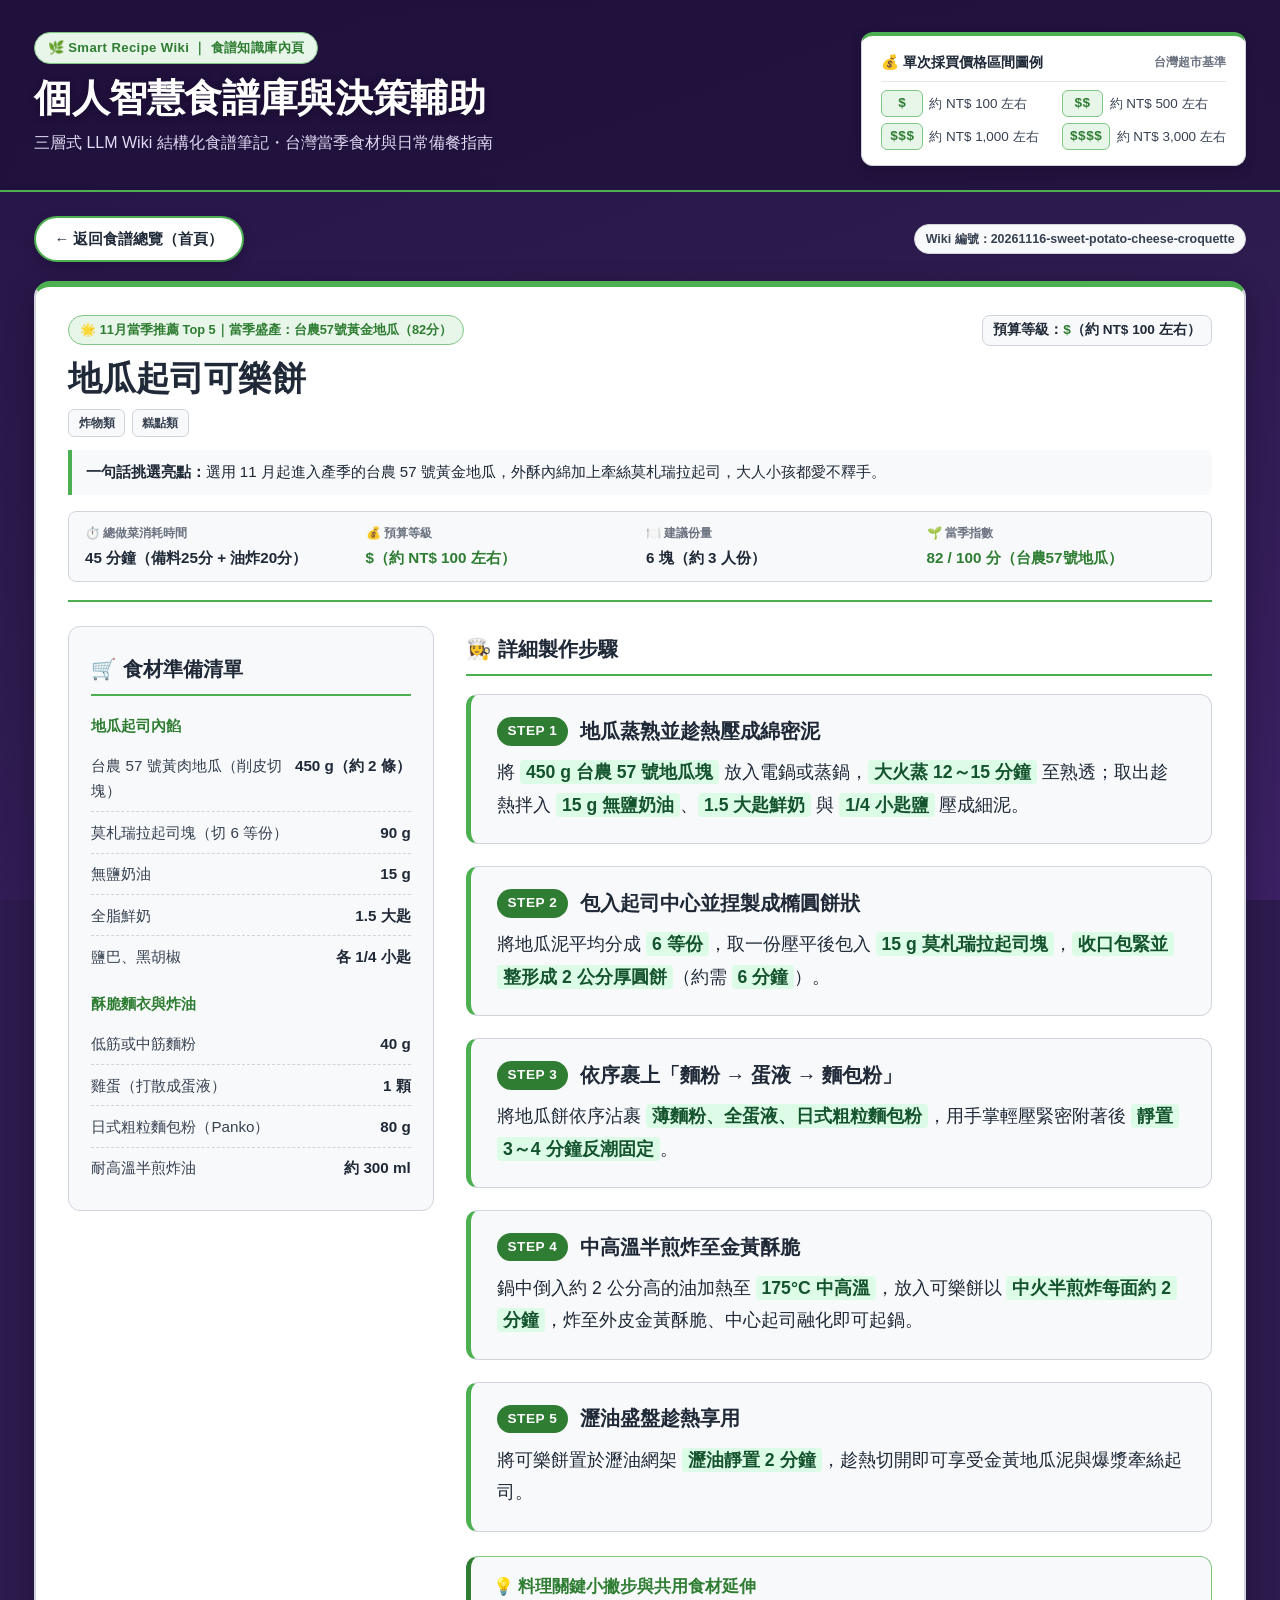
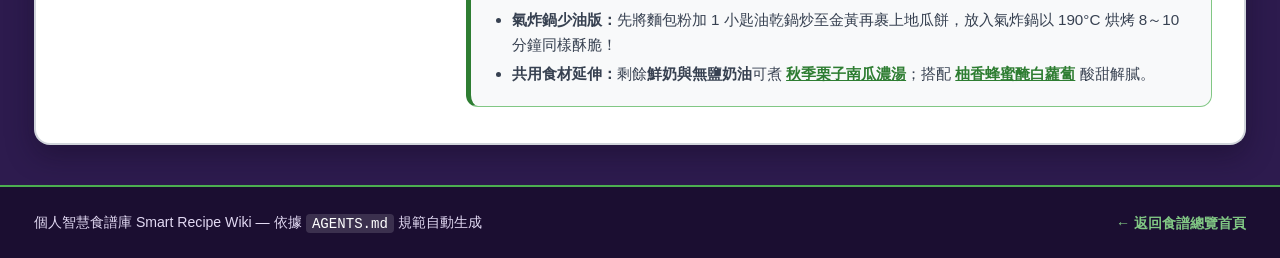
<file: pages/20261116-sweet-potato-cheese-croquette.html>
<!DOCTYPE html>
<html lang="zh-Hant-TW">
<head>
  <meta charset="UTF-8" />
  <meta name="viewport" content="width=device-width, initial-scale=1.0" />
  <title>地瓜起司可樂餅 — 個人智慧食譜庫 Smart Recipe Wiki</title>
  <link rel="stylesheet" href="../assets/style.css" />
</head>
<body>
  <header class="site-header">
    <div class="container header-inner">
      <div class="brand-block">
        <span class="brand-eyebrow">🌿 Smart Recipe Wiki ｜ 食譜知識庫內頁</span>
        <h1 class="site-title">個人智慧食譜庫與決策輔助</h1>
        <p class="site-subtitle">三層式 LLM Wiki 結構化食譜筆記・台灣當季食材與日常備餐指南</p>
      </div>
      <aside class="price-legend-card" aria-label="價格區間圖例卡">
        <div class="price-legend-title">
          <span>💰 單次採買價格區間圖例</span>
          <small>台灣超市基準</small>
        </div>
        <div class="price-legend-grid">
          <div class="price-legend-item"><span class="price-symbol">$</span><span>約 NT$ 100 左右</span></div>
          <div class="price-legend-item"><span class="price-symbol">$$</span><span>約 NT$ 500 左右</span></div>
          <div class="price-legend-item"><span class="price-symbol">$$$</span><span>約 NT$ 1,000 左右</span></div>
          <div class="price-legend-item"><span class="price-symbol">$$$$</span><span>約 NT$ 3,000 左右</span></div>
        </div>
      </aside>
    </div>
  </header>

  <main class="container">
    <nav class="recipe-page-nav" aria-label="頁面導覽">
      <a href="../index.html" class="back-home-btn">← 返回食譜總覽（首頁）</a>
      <span class="regular-badge">Wiki 編號：20261116-sweet-potato-cheese-croquette</span>
    </nav>

    <article class="recipe-detail-card">
      <div class="recipe-detail-header">
        <div class="card-top-meta">
          <span class="seasonal-badge">🌟 11月當季推薦 Top 5｜當季盛產：台農57號黃金地瓜（82分）</span>
          <span class="price-badge">預算等級：<span>$</span>（約 NT$ 100 左右）</span>
        </div>
        <h2 class="recipe-detail-title">地瓜起司可樂餅</h2>
        <div class="card-categories">
          <span class="category-tag">炸物類</span>
          <span class="category-tag">糕點類</span>
        </div>
        <p class="card-highlight">
          <strong>一句話挑選亮點：</strong>選用 11 月起進入產季的台農 57 號黃金地瓜，外酥內綿加上牽絲莫札瑞拉起司，大人小孩都愛不釋手。
        </p>

        <div class="recipe-meta-grid">
          <div class="meta-box">
            <span class="meta-label">⏱️ 總做菜消耗時間</span>
            <span class="meta-value">45 分鐘（備料25分 + 油炸20分）</span>
          </div>
          <div class="meta-box">
            <span class="meta-label">💰 預算等級</span>
            <span class="meta-value green-text">$（約 NT$ 100 左右）</span>
          </div>
          <div class="meta-box">
            <span class="meta-label">🍽️ 建議份量</span>
            <span class="meta-value">6 塊（約 3 人份）</span>
          </div>
          <div class="meta-box">
            <span class="meta-label">🌱 當季指數</span>
            <span class="meta-value green-text">82 / 100 分（台農57號地瓜）</span>
          </div>
        </div>
      </div>

      <div class="recipe-two-col">
        <section class="ingredients-panel">
          <h3 class="panel-heading">🛒 食材準備清單</h3>

          <h4 class="ingredient-subheading">地瓜起司內餡</h4>
          <ul class="ingredient-list">
            <li><span>台農 57 號黃肉地瓜（削皮切塊）</span><span class="ing-amount">450 g（約 2 條）</span></li>
            <li><span>莫札瑞拉起司塊（切 6 等份）</span><span class="ing-amount">90 g</span></li>
            <li><span>無鹽奶油</span><span class="ing-amount">15 g</span></li>
            <li><span>全脂鮮奶</span><span class="ing-amount">1.5 大匙</span></li>
            <li><span>鹽巴、黑胡椒</span><span class="ing-amount">各 1/4 小匙</span></li>
          </ul>

          <h4 class="ingredient-subheading">酥脆麵衣與炸油</h4>
          <ul class="ingredient-list">
            <li><span>低筋或中筋麵粉</span><span class="ing-amount">40 g</span></li>
            <li><span>雞蛋（打散成蛋液）</span><span class="ing-amount">1 顆</span></li>
            <li><span>日式粗粒麵包粉（Panko）</span><span class="ing-amount">80 g</span></li>
            <li><span>耐高溫半煎炸油</span><span class="ing-amount">約 300 ml</span></li>
          </ul>
        </section>

        <section class="steps-panel">
          <h3 class="panel-heading">👩‍🍳 詳細製作步驟</h3>
          <ol class="step-list">
            <li class="step-item">
              <div class="step-header">
                <span class="step-num">STEP 1</span>
                <span class="step-title">地瓜蒸熟並趁熱壓成綿密泥</span>
              </div>
              <p>將 <mark class="step-highlight">450 g 台農 57 號地瓜塊</mark> 放入電鍋或蒸鍋，<mark class="step-highlight">大火蒸 12～15 分鐘</mark> 至熟透；取出趁熱拌入 <mark class="step-highlight">15 g 無鹽奶油</mark>、<mark class="step-highlight">1.5 大匙鮮奶</mark> 與 <mark class="step-highlight">1/4 小匙鹽</mark> 壓成細泥。</p>
            </li>
            <li class="step-item">
              <div class="step-header">
                <span class="step-num">STEP 2</span>
                <span class="step-title">包入起司中心並捏製成橢圓餅狀</span>
              </div>
              <p>將地瓜泥平均分成 <mark class="step-highlight">6 等份</mark>，取一份壓平後包入 <mark class="step-highlight">15 g 莫札瑞拉起司塊</mark>，<mark class="step-highlight">收口包緊並整形成 2 公分厚圓餅</mark>（約需 <mark class="step-highlight">6 分鐘</mark>）。</p>
            </li>
            <li class="step-item">
              <div class="step-header">
                <span class="step-num">STEP 3</span>
                <span class="step-title">依序裹上「麵粉 → 蛋液 → 麵包粉」</span>
              </div>
              <p>將地瓜餅依序沾裹 <mark class="step-highlight">薄麵粉、全蛋液、日式粗粒麵包粉</mark>，用手掌輕壓緊密附著後 <mark class="step-highlight">靜置 3～4 分鐘反潮固定</mark>。</p>
            </li>
            <li class="step-item">
              <div class="step-header">
                <span class="step-num">STEP 4</span>
                <span class="step-title">中高溫半煎炸至金黃酥脆</span>
              </div>
              <p>鍋中倒入約 2 公分高的油加熱至 <mark class="step-highlight">175°C 中高溫</mark>，放入可樂餅以 <mark class="step-highlight">中火半煎炸每面約 2 分鐘</mark>，炸至外皮金黃酥脆、中心起司融化即可起鍋。</p>
            </li>
            <li class="step-item">
              <div class="step-header">
                <span class="step-num">STEP 5</span>
                <span class="step-title">瀝油盛盤趁熱享用</span>
              </div>
              <p>將可樂餅置於瀝油網架 <mark class="step-highlight">瀝油靜置 2 分鐘</mark>，趁熱切開即可享受金黃地瓜泥與爆漿牽絲起司。</p>
            </li>
          </ol>

          <div class="tips-box">
            <h3>💡 料理關鍵小撇步與共用食材延伸</h3>
            <ul>
              <li><strong>氣炸鍋少油版：</strong>先將麵包粉加 1 小匙油乾鍋炒至金黃再裹上地瓜餅，放入氣炸鍋以 190°C 烘烤 8～10 分鐘同樣酥脆！</li>
              <li><strong>共用食材延伸：</strong>剩餘<strong>鮮奶與無鹽奶油</strong>可煮 <a href="./20261116-chestnut-pumpkin-soup.html">秋季栗子南瓜濃湯</a>；搭配 <a href="./20261116-yuzu-pickled-radish.html">柚香蜂蜜醃白蘿蔔</a> 酸甜解膩。</li>
            </ul>
          </div>
        </section>
      </div>
    </article>
  </main>

  <footer class="site-footer">
    <div class="container footer-inner">
      <span>個人智慧食譜庫 Smart Recipe Wiki — 依據 <code>AGENTS.md</code> 規範自動生成</span>
      <a href="../index.html" style="color: #81C784; font-weight: 800;">← 返回食譜總覽首頁</a>
    </div>
  </footer>
</body>
</html>
</file>
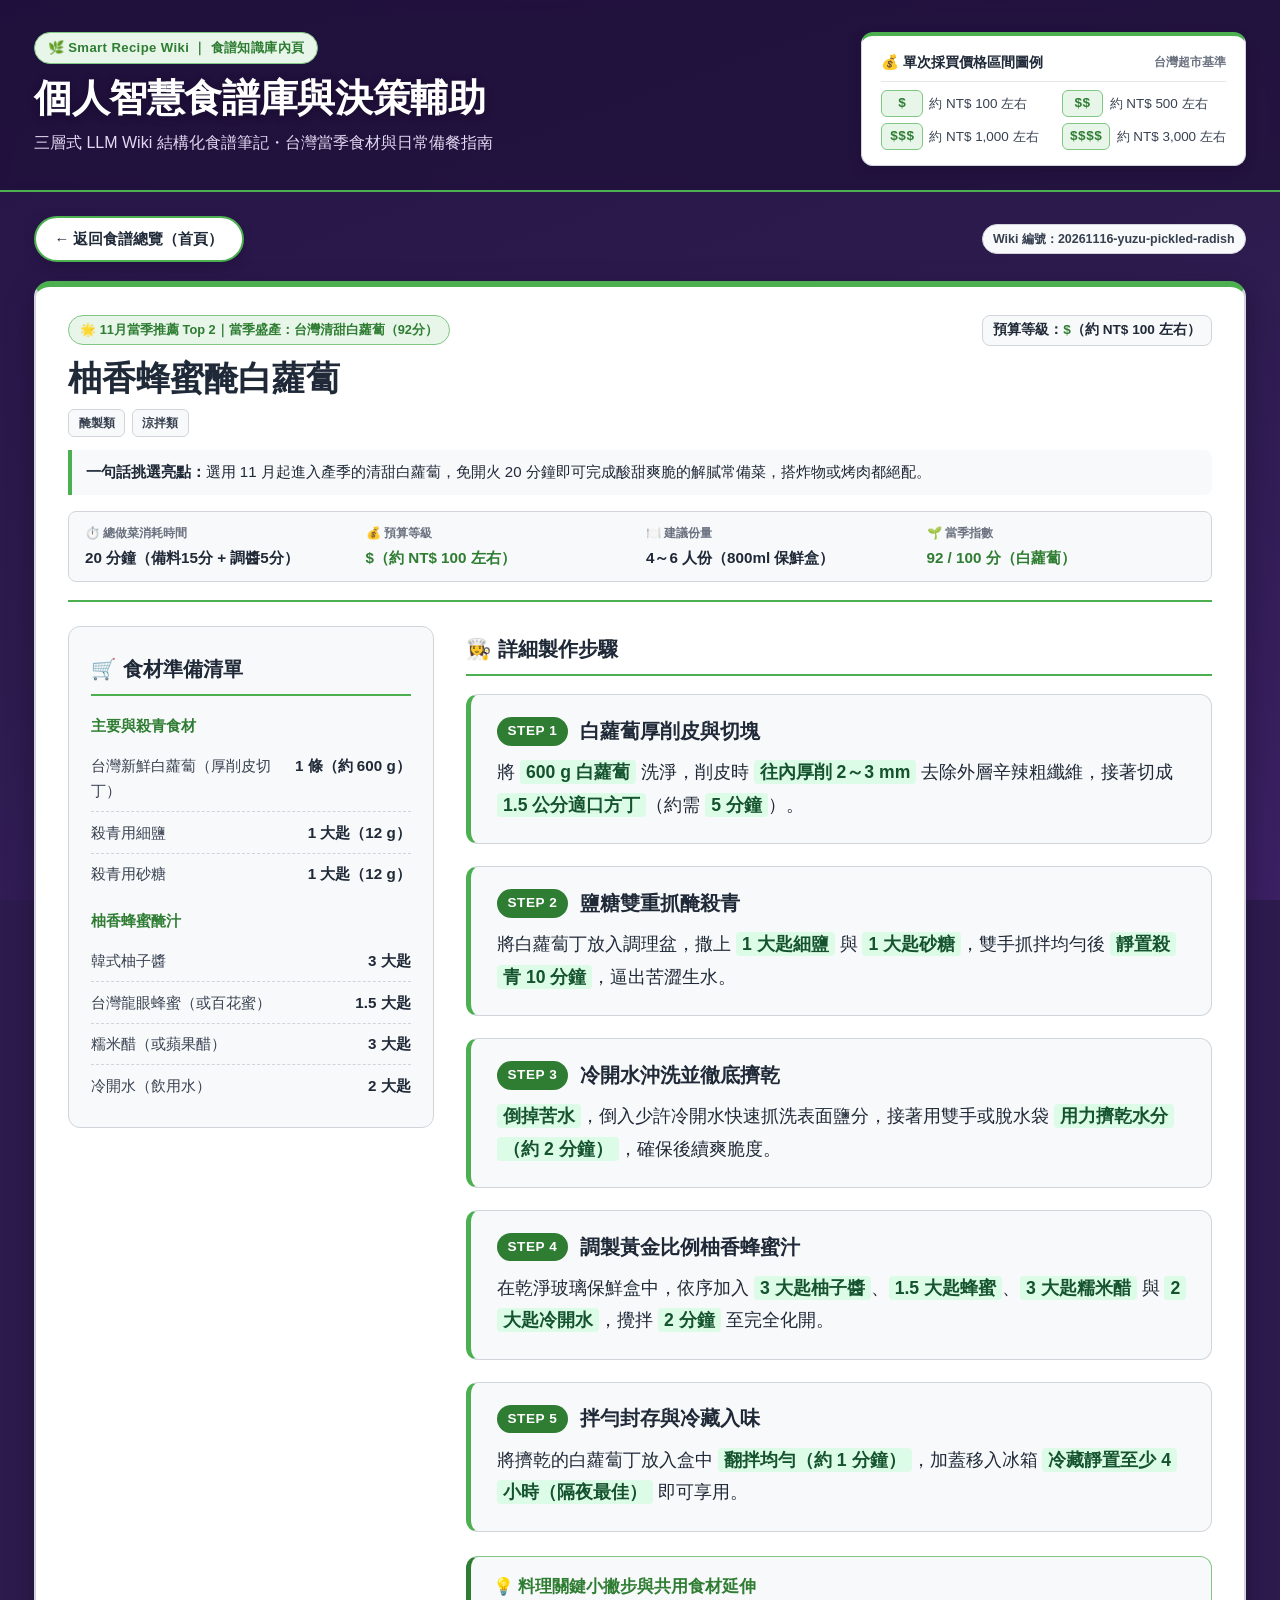
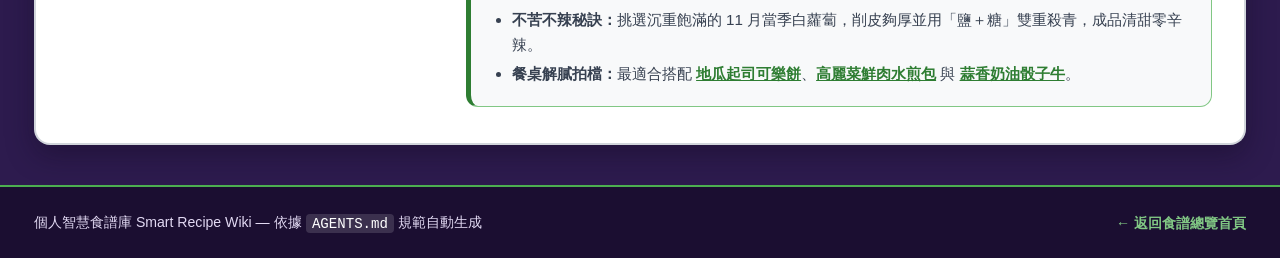
<file: pages/20261116-yuzu-pickled-radish.html>
<!DOCTYPE html>
<html lang="zh-Hant-TW">
<head>
  <meta charset="UTF-8" />
  <meta name="viewport" content="width=device-width, initial-scale=1.0" />
  <title>柚香蜂蜜醃白蘿蔔 — 個人智慧食譜庫 Smart Recipe Wiki</title>
  <link rel="stylesheet" href="../assets/style.css" />
</head>
<body>
  <header class="site-header">
    <div class="container header-inner">
      <div class="brand-block">
        <span class="brand-eyebrow">🌿 Smart Recipe Wiki ｜ 食譜知識庫內頁</span>
        <h1 class="site-title">個人智慧食譜庫與決策輔助</h1>
        <p class="site-subtitle">三層式 LLM Wiki 結構化食譜筆記・台灣當季食材與日常備餐指南</p>
      </div>
      <aside class="price-legend-card" aria-label="價格區間圖例卡">
        <div class="price-legend-title">
          <span>💰 單次採買價格區間圖例</span>
          <small>台灣超市基準</small>
        </div>
        <div class="price-legend-grid">
          <div class="price-legend-item"><span class="price-symbol">$</span><span>約 NT$ 100 左右</span></div>
          <div class="price-legend-item"><span class="price-symbol">$$</span><span>約 NT$ 500 左右</span></div>
          <div class="price-legend-item"><span class="price-symbol">$$$</span><span>約 NT$ 1,000 左右</span></div>
          <div class="price-legend-item"><span class="price-symbol">$$$$</span><span>約 NT$ 3,000 左右</span></div>
        </div>
      </aside>
    </div>
  </header>

  <main class="container">
    <nav class="recipe-page-nav" aria-label="頁面導覽">
      <a href="../index.html" class="back-home-btn">← 返回食譜總覽（首頁）</a>
      <span class="regular-badge">Wiki 編號：20261116-yuzu-pickled-radish</span>
    </nav>

    <article class="recipe-detail-card">
      <div class="recipe-detail-header">
        <div class="card-top-meta">
          <span class="seasonal-badge">🌟 11月當季推薦 Top 2｜當季盛產：台灣清甜白蘿蔔（92分）</span>
          <span class="price-badge">預算等級：<span>$</span>（約 NT$ 100 左右）</span>
        </div>
        <h2 class="recipe-detail-title">柚香蜂蜜醃白蘿蔔</h2>
        <div class="card-categories">
          <span class="category-tag">醃製類</span>
          <span class="category-tag">涼拌類</span>
        </div>
        <p class="card-highlight">
          <strong>一句話挑選亮點：</strong>選用 11 月起進入產季的清甜白蘿蔔，免開火 20 分鐘即可完成酸甜爽脆的解膩常備菜，搭炸物或烤肉都絕配。
        </p>

        <div class="recipe-meta-grid">
          <div class="meta-box">
            <span class="meta-label">⏱️ 總做菜消耗時間</span>
            <span class="meta-value">20 分鐘（備料15分 + 調醬5分）</span>
          </div>
          <div class="meta-box">
            <span class="meta-label">💰 預算等級</span>
            <span class="meta-value green-text">$（約 NT$ 100 左右）</span>
          </div>
          <div class="meta-box">
            <span class="meta-label">🍽️ 建議份量</span>
            <span class="meta-value">4～6 人份（800ml 保鮮盒）</span>
          </div>
          <div class="meta-box">
            <span class="meta-label">🌱 當季指數</span>
            <span class="meta-value green-text">92 / 100 分（白蘿蔔）</span>
          </div>
        </div>
      </div>

      <div class="recipe-two-col">
        <section class="ingredients-panel">
          <h3 class="panel-heading">🛒 食材準備清單</h3>

          <h4 class="ingredient-subheading">主要與殺青食材</h4>
          <ul class="ingredient-list">
            <li><span>台灣新鮮白蘿蔔（厚削皮切丁）</span><span class="ing-amount">1 條（約 600 g）</span></li>
            <li><span>殺青用細鹽</span><span class="ing-amount">1 大匙（12 g）</span></li>
            <li><span>殺青用砂糖</span><span class="ing-amount">1 大匙（12 g）</span></li>
          </ul>

          <h4 class="ingredient-subheading">柚香蜂蜜醃汁</h4>
          <ul class="ingredient-list">
            <li><span>韓式柚子醬</span><span class="ing-amount">3 大匙</span></li>
            <li><span>台灣龍眼蜂蜜（或百花蜜）</span><span class="ing-amount">1.5 大匙</span></li>
            <li><span>糯米醋（或蘋果醋）</span><span class="ing-amount">3 大匙</span></li>
            <li><span>冷開水（飲用水）</span><span class="ing-amount">2 大匙</span></li>
          </ul>
        </section>

        <section class="steps-panel">
          <h3 class="panel-heading">👩‍🍳 詳細製作步驟</h3>
          <ol class="step-list">
            <li class="step-item">
              <div class="step-header">
                <span class="step-num">STEP 1</span>
                <span class="step-title">白蘿蔔厚削皮與切塊</span>
              </div>
              <p>將 <mark class="step-highlight">600 g 白蘿蔔</mark> 洗淨，削皮時 <mark class="step-highlight">往內厚削 2～3 mm</mark> 去除外層辛辣粗纖維，接著切成 <mark class="step-highlight">1.5 公分適口方丁</mark>（約需 <mark class="step-highlight">5 分鐘</mark>）。</p>
            </li>
            <li class="step-item">
              <div class="step-header">
                <span class="step-num">STEP 2</span>
                <span class="step-title">鹽糖雙重抓醃殺青</span>
              </div>
              <p>將白蘿蔔丁放入調理盆，撒上 <mark class="step-highlight">1 大匙細鹽</mark> 與 <mark class="step-highlight">1 大匙砂糖</mark>，雙手抓拌均勻後 <mark class="step-highlight">靜置殺青 10 分鐘</mark>，逼出苦澀生水。</p>
            </li>
            <li class="step-item">
              <div class="step-header">
                <span class="step-num">STEP 3</span>
                <span class="step-title">冷開水沖洗並徹底擠乾</span>
              </div>
              <p><mark class="step-highlight">倒掉苦水</mark>，倒入少許冷開水快速抓洗表面鹽分，接著用雙手或脫水袋 <mark class="step-highlight">用力擠乾水分（約 2 分鐘）</mark>，確保後續爽脆度。</p>
            </li>
            <li class="step-item">
              <div class="step-header">
                <span class="step-num">STEP 4</span>
                <span class="step-title">調製黃金比例柚香蜂蜜汁</span>
              </div>
              <p>在乾淨玻璃保鮮盒中，依序加入 <mark class="step-highlight">3 大匙柚子醬</mark>、<mark class="step-highlight">1.5 大匙蜂蜜</mark>、<mark class="step-highlight">3 大匙糯米醋</mark> 與 <mark class="step-highlight">2 大匙冷開水</mark>，攪拌 <mark class="step-highlight">2 分鐘</mark> 至完全化開。</p>
            </li>
            <li class="step-item">
              <div class="step-header">
                <span class="step-num">STEP 5</span>
                <span class="step-title">拌勻封存與冷藏入味</span>
              </div>
              <p>將擠乾的白蘿蔔丁放入盒中 <mark class="step-highlight">翻拌均勻（約 1 分鐘）</mark>，加蓋移入冰箱 <mark class="step-highlight">冷藏靜置至少 4 小時（隔夜最佳）</mark> 即可享用。</p>
            </li>
          </ol>

          <div class="tips-box">
            <h3>💡 料理關鍵小撇步與共用食材延伸</h3>
            <ul>
              <li><strong>不苦不辣秘訣：</strong>挑選沉重飽滿的 11 月當季白蘿蔔，削皮夠厚並用「鹽＋糖」雙重殺青，成品清甜零辛辣。</li>
              <li><strong>餐桌解膩拍檔：</strong>最適合搭配 <a href="./20261116-sweet-potato-cheese-croquette.html">地瓜起司可樂餅</a>、<a href="./20261116-cabbage-pan-fried-buns.html">高麗菜鮮肉水煎包</a> 與 <a href="./20261116-garlic-butter-diced-beef.html">蒜香奶油骰子牛</a>。</li>
            </ul>
          </div>
        </section>
      </div>
    </article>
  </main>

  <footer class="site-footer">
    <div class="container footer-inner">
      <span>個人智慧食譜庫 Smart Recipe Wiki — 依據 <code>AGENTS.md</code> 規範自動生成</span>
      <a href="../index.html" style="color: #81C784; font-weight: 800;">← 返回食譜總覽首頁</a>
    </div>
  </footer>
</body>
</html>
</file>
<file: assets/style.css>
/* ==========================================================================
   Smart Recipe Wiki — 個人智慧食譜庫與決策輔助網站
   色彩主題：
   1. 全站背景：Tor 經典深紫羅蘭色 (#2D1B4E，漸層 #261447 → #3B2063)
   2. 深紫背景外層文字：純白 (#FFFFFF) 與 柔霧淺紫白 (#E2D9F3) 高對比不吃字
   3. 所有卡片與表單：純白 (#FFFFFF) 與 冷淺灰 (#F8F9FA) 底色，深炭灰文字 (#1F2937)
   4. 植萃綠強調：鼠尾草鮮綠 (#4CAF50) 與 植萃深綠 (#2E7D32)
   5. 步驟關鍵字反白：柔和螢光薄荷綠底 (#DCFCE7) × 深森林綠粗體字 (#14532D)
   ========================================================================== */

:root {
  /* Tor 經典深紫羅蘭背景與外層高對比文字 */
  --bg-tor-purple: #2D1B4E;
  --bg-tor-dark: #261447;
  --bg-tor-light: #3B2063;
  --outer-text-white: #FFFFFF;
  --outer-text-lavender: #E2D9F3;

  /* 卡片與表單白/灰高對比表面 */
  --surface-white: #FFFFFF;
  --surface-gray: #F8F9FA;
  --surface-gray-alt: #F1F5F9;
  --surface-gray-hover: #E2E8F0;
  --border-gray: #D1D5DB;
  --border-light: #E5E7EB;

  /* 卡片內部文字（深炭灰高對比） */
  --card-text-main: #1F2937;
  --card-text-body: #374151;
  --card-text-muted: #6B7280;

  /* 植萃綠色系強調 */
  --green-primary: #2E7D32;
  --green-accent: #4CAF50;
  --green-bright: #66BB6A;
  --green-soft-bg: #E8F5E9;
  --green-soft-border: #81C784;

  /* 步驟文字螢光筆反白（Highlight） */
  --highlight-bg: #DCFCE7;
  --highlight-text: #14532D;

  /* 陰影與圓角 */
  --shadow-sm: 0 4px 12px rgba(15, 7, 30, 0.25);
  --shadow-md: 0 10px 28px rgba(15, 7, 30, 0.38);
  --shadow-green-glow: 0 12px 28px rgba(76, 175, 80, 0.28);
  --radius-sm: 8px;
  --radius-md: 12px;
  --radius-lg: 16px;
  --radius-pill: 9999px;
  --transition: all 0.22s cubic-bezier(0.4, 0, 0.2, 1);
}

*, *::before, *::after {
  box-sizing: border-box;
  margin: 0;
  padding: 0;
}

html {
  scroll-behavior: smooth;
}

body {
  background-color: var(--bg-tor-purple);
  background-image: linear-gradient(160deg, var(--bg-tor-dark) 0%, var(--bg-tor-purple) 50%, var(--bg-tor-light) 100%);
  background-attachment: fixed;
  color: var(--outer-text-white);
  font-family: "Noto Sans TC", "PingFang TC", "Microsoft JhengHei", -apple-system, BlinkMacSystemFont, sans-serif;
  line-height: 1.65;
  min-height: 100vh;
  display: flex;
  flex-direction: column;
}

a {
  color: inherit;
  text-decoration: none;
}

/* ==========================================================================
   版面容器
   ========================================================================== */
.container {
  width: 100%;
  max-width: 1260px;
  margin: 0 auto;
  padding: 0 1.5rem;
}

/* ==========================================================================
   1. 頂部 Header 區（深紫背景上純白標題 ＋ 右上角白底價格區間圖例卡）
   ========================================================================== */
.site-header {
  padding: 2rem 0 1.5rem;
  border-bottom: 2px solid var(--green-accent);
  background: rgba(26, 13, 48, 0.45);
  backdrop-filter: blur(6px);
}

.header-inner {
  display: flex;
  justify-content: space-between;
  align-items: flex-start;
  gap: 1.75rem;
  flex-wrap: wrap;
}

.brand-block {
  flex: 1 1 460px;
}

.brand-eyebrow {
  display: inline-flex;
  align-items: center;
  gap: 0.45rem;
  background-color: var(--green-soft-bg);
  color: var(--green-primary);
  border: 1px solid var(--green-soft-border);
  font-size: 0.82rem;
  font-weight: 800;
  padding: 0.25rem 0.8rem;
  border-radius: var(--radius-pill);
  margin-bottom: 0.7rem;
  letter-spacing: 0.03em;
}

.site-title {
  color: var(--outer-text-white);
  font-size: clamp(1.75rem, 3vw, 2.35rem);
  font-weight: 800;
  letter-spacing: -0.01em;
  line-height: 1.25;
  margin-bottom: 0.5rem;
  text-shadow: 0 2px 8px rgba(0, 0, 0, 0.3);
}

.site-subtitle {
  color: var(--outer-text-lavender);
  font-size: 1rem;
  max-width: 660px;
}

.site-subtitle code {
  background: rgba(255, 255, 255, 0.14);
  color: var(--outer-text-white);
  padding: 0.1rem 0.4rem;
  border-radius: 4px;
}

/* 右上角固定放置「價格區間圖例卡」（純白高對比卡片） */
.price-legend-card {
  background-color: var(--surface-white);
  color: var(--card-text-main);
  border: 1.5px solid var(--border-gray);
  border-top: 4px solid var(--green-accent);
  border-radius: var(--radius-md);
  padding: 0.95rem 1.2rem;
  box-shadow: var(--shadow-sm);
  min-width: 280px;
  flex: 0 0 auto;
}

.price-legend-title {
  color: var(--card-text-main);
  font-size: 0.9rem;
  font-weight: 800;
  margin-bottom: 0.5rem;
  display: flex;
  align-items: center;
  justify-content: space-between;
  border-bottom: 1px solid var(--border-light);
  padding-bottom: 0.4rem;
}

.price-legend-title small {
  color: var(--card-text-muted);
  font-weight: 600;
}

.price-legend-grid {
  display: grid;
  grid-template-columns: repeat(2, 1fr);
  gap: 0.4rem 1rem;
  font-size: 0.84rem;
}

.price-legend-item {
  display: flex;
  align-items: center;
  gap: 0.4rem;
  color: var(--card-text-body);
  font-weight: 500;
}

.price-symbol {
  display: inline-block;
  font-weight: 800;
  color: var(--green-primary);
  background-color: var(--green-soft-bg);
  border: 1px solid var(--green-soft-border);
  padding: 0.08rem 0.45rem;
  border-radius: 6px;
  font-family: "Segoe UI", Roboto, monospace;
  min-width: 2.6rem;
  text-align: center;
}

/* ==========================================================================
   2. 頂部搜尋列（Search Bar）與 3. 分類導覽列（Category Filters）— 純白/冷淺灰底
   ========================================================================== */
.controls-section {
  margin-top: 1.75rem;
  margin-bottom: 2.25rem;
}

.search-box-wrapper {
  background-color: var(--surface-white);
  color: var(--card-text-main);
  border: 2px solid var(--border-gray);
  border-radius: var(--radius-lg);
  padding: 1rem 1.25rem;
  box-shadow: var(--shadow-sm);
  margin-bottom: 1.15rem;
  transition: var(--transition);
}

.search-box-wrapper:focus-within {
  border-color: var(--green-accent);
  box-shadow: var(--shadow-green-glow);
}

.search-input-row {
  display: flex;
  align-items: center;
  gap: 0.75rem;
}

.search-icon {
  font-size: 1.2rem;
  color: var(--card-text-main);
  user-select: none;
}

.search-input {
  width: 100%;
  background-color: var(--surface-gray);
  padding: 0.75rem 1rem;
  border-radius: var(--radius-sm);
  font-size: 1rem;
  color: var(--card-text-main);
  outline: none;
  border: 1.5px solid var(--border-gray);
  transition: var(--transition);
}

.search-input:focus {
  background-color: var(--surface-white);
  border-color: var(--green-accent);
}

.search-input::placeholder {
  color: var(--card-text-muted);
}

.search-clear-btn {
  background-color: var(--surface-gray);
  color: var(--card-text-main);
  border: 1.5px solid var(--border-gray);
  padding: 0.68rem 1.05rem;
  border-radius: var(--radius-sm);
  font-size: 0.88rem;
  font-weight: 700;
  cursor: pointer;
  white-space: nowrap;
  transition: var(--transition);
}

.search-clear-btn:hover {
  background-color: var(--surface-gray-hover);
  border-color: var(--green-primary);
  color: var(--green-primary);
}

.search-meta-bar {
  display: flex;
  justify-content: space-between;
  align-items: center;
  flex-wrap: wrap;
  gap: 0.5rem;
  margin-top: 0.6rem;
  font-size: 0.86rem;
  color: var(--card-text-body);
  font-weight: 500;
}

.search-status-count strong {
  color: var(--green-primary);
  font-weight: 800;
}

/* 分類導覽列 */
.category-filter-box {
  background-color: var(--surface-white);
  color: var(--card-text-main);
  border: 2px solid var(--border-gray);
  border-radius: var(--radius-lg);
  padding: 1rem 1.25rem;
  box-shadow: var(--shadow-sm);
}

.category-filter-header {
  display: flex;
  align-items: center;
  justify-content: space-between;
  margin-bottom: 0.75rem;
  flex-wrap: wrap;
  gap: 0.5rem;
}

.category-filter-label {
  font-size: 0.92rem;
  font-weight: 800;
  color: var(--card-text-main);
}

.category-filter-hint {
  font-size: 0.82rem;
  color: var(--card-text-muted);
}

.category-buttons {
  display: flex;
  flex-wrap: wrap;
  gap: 0.55rem;
}

.category-btn {
  background-color: var(--surface-gray);
  color: var(--card-text-main);
  border: 1.5px solid var(--border-gray);
  padding: 0.48rem 0.95rem;
  border-radius: var(--radius-pill);
  font-size: 0.9rem;
  font-weight: 700;
  cursor: pointer;
  transition: var(--transition);
  display: inline-flex;
  align-items: center;
  gap: 0.35rem;
}

.category-btn:hover {
  background-color: var(--surface-white);
  border-color: var(--green-accent);
  color: var(--green-primary);
  transform: translateY(-1px);
}

.category-btn.active {
  background-color: var(--green-primary);
  color: var(--surface-white);
  border-color: var(--green-primary);
  box-shadow: 0 3px 10px rgba(46, 125, 50, 0.35);
}

.category-btn.seasonal-filter-btn {
  border-color: var(--green-soft-border);
  background-color: var(--green-soft-bg);
  color: var(--green-primary);
}

.category-btn.seasonal-filter-btn.active {
  background-color: var(--green-primary);
  color: var(--surface-white);
  border-color: var(--green-primary);
}

/* ==========================================================================
   深紫背景上的區塊標題（純白 #FFFFFF 與 柔霧淺紫白 #E2D9F3）
   ========================================================================== */
.section-block {
  margin-bottom: 3rem;
}

.section-header {
  display: flex;
  justify-content: space-between;
  align-items: flex-end;
  flex-wrap: wrap;
  gap: 0.75rem;
  margin-bottom: 1.25rem;
  padding-bottom: 0.75rem;
  border-bottom: 2px solid var(--green-accent);
}

.section-title-group {
  display: flex;
  align-items: center;
  gap: 0.65rem;
  flex-wrap: wrap;
}

.section-title {
  color: var(--outer-text-white);
  font-size: 1.5rem;
  font-weight: 800;
  text-shadow: 0 2px 6px rgba(0, 0, 0, 0.25);
}

.section-badge {
  background-color: var(--green-accent);
  color: var(--surface-white);
  font-size: 0.8rem;
  font-weight: 800;
  padding: 0.22rem 0.75rem;
  border-radius: var(--radius-pill);
}

.section-desc {
  color: var(--outer-text-lavender);
  font-size: 0.94rem;
  margin-top: 0.25rem;
}

.section-desc code {
  background: rgba(255, 255, 255, 0.15);
  color: var(--outer-text-white);
  padding: 0.1rem 0.4rem;
  border-radius: 4px;
}

/* ==========================================================================
   4 & 5. 食譜卡片網格（純白底色 #FFFFFF × 深炭灰文字 #1F2937 × 亮植萃綠邊框強調）
   ========================================================================== */
.recipe-grid {
  display: grid;
  grid-template-columns: repeat(auto-fill, minmax(330px, 1fr));
  gap: 1.35rem;
}

.recipe-card {
  background-color: var(--surface-white);
  color: var(--card-text-main);
  border: 2px solid var(--border-gray);
  border-radius: var(--radius-md);
  padding: 1.35rem;
  display: flex;
  flex-direction: column;
  justify-content: space-between;
  box-shadow: var(--shadow-sm);
  transition: var(--transition);
  position: relative;
  overflow: hidden;
}

.recipe-card::before {
  content: "";
  position: absolute;
  top: 0;
  left: 0;
  right: 0;
  height: 5px;
  background: linear-gradient(90deg, var(--green-primary), var(--green-accent));
  opacity: 0;
  transition: var(--transition);
}

.recipe-card.seasonal-card::before {
  opacity: 1;
}

.recipe-card:hover {
  border-color: var(--green-accent);
  box-shadow: var(--shadow-green-glow), 0 0 0 2px var(--green-accent);
  transform: translateY(-4px);
}

.recipe-card:hover::before {
  opacity: 1;
}

.card-top-meta {
  display: flex;
  justify-content: space-between;
  align-items: flex-start;
  gap: 0.5rem;
  margin-bottom: 0.7rem;
  flex-wrap: wrap;
}

/* 當季食材綠色徽章 */
.seasonal-badge {
  display: inline-flex;
  align-items: center;
  gap: 0.35rem;
  background-color: var(--green-soft-bg);
  color: var(--green-primary);
  border: 1px solid var(--green-soft-border);
  font-size: 0.8rem;
  font-weight: 800;
  padding: 0.24rem 0.7rem;
  border-radius: var(--radius-pill);
}

.seasonal-rank-pill {
  background-color: var(--green-primary);
  color: var(--surface-white);
  font-size: 0.72rem;
  font-weight: 800;
  padding: 0.1rem 0.45rem;
  border-radius: var(--radius-pill);
}

.regular-badge {
  display: inline-flex;
  align-items: center;
  background-color: var(--surface-gray);
  color: var(--card-text-body);
  border: 1px solid var(--border-gray);
  font-size: 0.78rem;
  font-weight: 700;
  padding: 0.22rem 0.65rem;
  border-radius: var(--radius-pill);
}

.price-badge {
  background-color: var(--surface-gray);
  color: var(--card-text-main);
  border: 1px solid var(--border-gray);
  font-weight: 800;
  font-size: 0.85rem;
  padding: 0.22rem 0.65rem;
  border-radius: var(--radius-sm);
  white-space: nowrap;
}

.price-badge span {
  color: var(--green-primary);
}

.card-title {
  color: var(--card-text-main);
  font-size: 1.28rem;
  font-weight: 800;
  margin-bottom: 0.55rem;
  line-height: 1.35;
}

.card-title a:hover {
  color: var(--green-primary);
}

.card-categories {
  display: flex;
  flex-wrap: wrap;
  gap: 0.4rem;
  margin-bottom: 0.8rem;
}

.category-tag {
  background-color: var(--surface-gray);
  color: var(--card-text-body);
  border: 1px solid var(--border-gray);
  font-size: 0.78rem;
  font-weight: 700;
  padding: 0.16rem 0.6rem;
  border-radius: 6px;
}

.card-highlight {
  color: var(--card-text-main);
  font-size: 0.94rem;
  background-color: var(--surface-gray);
  border-left: 4px solid var(--green-accent);
  padding: 0.65rem 0.85rem;
  border-radius: 0 var(--radius-sm) var(--radius-sm) 0;
  margin-bottom: 1rem;
}

.card-footer {
  display: flex;
  justify-content: space-between;
  align-items: center;
  padding-top: 0.85rem;
  border-top: 1px solid var(--border-light);
  font-size: 0.85rem;
  color: var(--card-text-body);
  gap: 0.5rem;
}

.time-info {
  display: inline-flex;
  align-items: center;
  gap: 0.3rem;
  font-weight: 700;
  color: var(--card-text-main);
}

.card-link-btn {
  display: inline-flex;
  align-items: center;
  gap: 0.25rem;
  color: var(--green-primary);
  font-weight: 800;
  font-size: 0.86rem;
  padding: 0.32rem 0.7rem;
  border-radius: var(--radius-sm);
  background-color: var(--green-soft-bg);
  border: 1px solid var(--green-soft-border);
  transition: var(--transition);
  white-space: nowrap;
}

.card-link-btn:hover {
  background-color: var(--green-primary);
  color: var(--surface-white);
  border-color: var(--green-primary);
}

/* 當季推薦區第 6 名起預設隱藏與展開按鈕 */
.is-hidden {
  display: none !important;
}

.seasonal-toggle-wrapper {
  margin-top: 1.35rem;
  text-align: center;
}

.seasonal-toggle-btn {
  background-color: var(--surface-white);
  color: var(--green-primary);
  border: 2px solid var(--green-accent);
  padding: 0.7rem 1.6rem;
  border-radius: var(--radius-pill);
  font-size: 0.96rem;
  font-weight: 800;
  cursor: pointer;
  transition: var(--transition);
  box-shadow: var(--shadow-sm);
}

.seasonal-toggle-btn:hover {
  background-color: var(--green-primary);
  color: var(--surface-white);
  border-color: var(--green-primary);
  box-shadow: var(--shadow-green-glow);
}

/* 搜尋無結果提示 */
.empty-state {
  background-color: var(--surface-white);
  color: var(--card-text-main);
  border: 2px dashed var(--border-gray);
  border-radius: var(--radius-md);
  padding: 2.5rem 1.5rem;
  text-align: center;
  margin-top: 1rem;
}

.empty-state h3 {
  color: var(--card-text-main);
  margin-bottom: 0.5rem;
}

/* ==========================================================================
   共用食材交叉關聯速查區（首頁白底卡片）
   ========================================================================== */
.ingredient-matrix-card {
  background-color: var(--surface-white);
  color: var(--card-text-main);
  border: 2px solid var(--border-gray);
  border-radius: var(--radius-md);
  padding: 1.35rem;
  box-shadow: var(--shadow-sm);
}

.ingredient-chips-grid {
  display: grid;
  grid-template-columns: repeat(auto-fill, minmax(260px, 1fr));
  gap: 0.85rem;
}

.ingredient-group-item {
  background-color: var(--surface-gray);
  border: 1px solid var(--border-gray);
  border-left: 4px solid var(--green-primary);
  border-radius: var(--radius-sm);
  padding: 0.75rem 1rem;
}

.ingredient-name {
  font-weight: 800;
  color: var(--card-text-main);
  font-size: 0.95rem;
  margin-bottom: 0.4rem;
  display: flex;
  align-items: center;
  justify-content: space-between;
}

.ingredient-name small {
  color: var(--card-text-muted);
  font-weight: 600;
}

.ingredient-links {
  display: flex;
  flex-wrap: wrap;
  gap: 0.4rem;
  font-size: 0.84rem;
}

.ingredient-links a {
  color: var(--green-primary);
  background-color: var(--surface-white);
  border: 1px solid var(--green-soft-border);
  padding: 0.18rem 0.55rem;
  border-radius: 6px;
  font-weight: 700;
  transition: var(--transition);
}

.ingredient-links a:hover {
  background-color: var(--green-primary);
  color: var(--surface-white);
}

/* ==========================================================================
   食譜獨立內頁 (`pages/*.html`) 專屬樣式
   - 頂部精簡（無冗長時令大綠框，保留緊湊 4 格數據列）
   - 左側食材 32% / 右側製作步驟 68%
   - 放大步驟字體與行高 + <mark class="step-highlight"> 螢光薄荷綠反白
   ========================================================================== */
.recipe-page-nav {
  margin: 1.5rem 0 1.15rem;
  display: flex;
  justify-content: space-between;
  align-items: center;
  flex-wrap: wrap;
  gap: 1rem;
}

.back-home-btn {
  display: inline-flex;
  align-items: center;
  gap: 0.45rem;
  background-color: var(--surface-white);
  color: var(--card-text-main);
  border: 2px solid var(--green-accent);
  padding: 0.55rem 1.15rem;
  border-radius: var(--radius-pill);
  font-weight: 800;
  font-size: 0.92rem;
  box-shadow: var(--shadow-sm);
  transition: var(--transition);
}

.back-home-btn:hover {
  background-color: var(--green-primary);
  color: var(--surface-white);
  border-color: var(--green-primary);
}

.recipe-detail-card {
  background-color: var(--surface-white);
  color: var(--card-text-main);
  border: 2px solid var(--border-gray);
  border-top: 6px solid var(--green-accent);
  border-radius: var(--radius-lg);
  padding: 1.75rem 2rem 2.25rem;
  box-shadow: var(--shadow-md);
  margin-bottom: 2.5rem;
}

.recipe-detail-header {
  border-bottom: 2px solid var(--green-accent);
  padding-bottom: 1.1rem;
  margin-bottom: 1.5rem;
}

.recipe-detail-title {
  color: var(--card-text-main);
  font-size: clamp(1.65rem, 2.8vw, 2.15rem);
  font-weight: 800;
  margin: 0.45rem 0 0.55rem;
  line-height: 1.25;
}

/* 精簡緊湊的 4 格橫向核心數據列 */
.recipe-meta-grid {
  display: grid;
  grid-template-columns: repeat(4, 1fr);
  gap: 0.75rem;
  margin-top: 0.85rem;
  background-color: var(--surface-gray);
  border: 1.5px solid var(--border-gray);
  border-radius: var(--radius-sm);
  padding: 0.7rem 1rem;
}

.meta-box {
  display: flex;
  flex-direction: column;
}

.meta-label {
  font-size: 0.76rem;
  color: var(--card-text-muted);
  font-weight: 700;
  margin-bottom: 0.1rem;
}

.meta-value {
  font-size: 0.95rem;
  font-weight: 800;
  color: var(--card-text-main);
}

.meta-value.green-text {
  color: var(--green-primary);
}

/* 內頁主體比例：左側「食材清單」32%，右側「製作步驟」68% */
.recipe-two-col {
  display: grid;
  grid-template-columns: 32% calc(68% - 2rem);
  gap: 2rem;
  align-items: start;
  margin-top: 0.5rem;
}

.ingredients-panel {
  background-color: var(--surface-gray);
  border: 1.5px solid var(--border-gray);
  border-radius: var(--radius-md);
  padding: 1.35rem 1.4rem;
}

.panel-heading {
  color: var(--card-text-main);
  font-size: 1.28rem;
  font-weight: 800;
  padding-top: 0.25rem;
  padding-bottom: 0.65rem;
  margin-top: 0.15rem;
  margin-bottom: 1.15rem;
  border-bottom: 2px solid var(--green-accent);
  line-height: 1.4;
}

.ingredient-subheading {
  color: var(--green-primary);
  font-size: 0.92rem;
  font-weight: 800;
  margin: 0.95rem 0 0.45rem;
}

.ingredient-list {
  list-style: none;
}

.ingredient-list li {
  display: flex;
  justify-content: space-between;
  align-items: baseline;
  gap: 0.5rem;
  padding: 0.48rem 0;
  border-bottom: 1px dashed var(--border-gray);
  font-size: 0.95rem;
  color: var(--card-text-body);
}

.ingredient-list li:last-child {
  border-bottom: none;
}

.ing-amount {
  font-weight: 800;
  color: var(--card-text-main);
  white-space: nowrap;
}

/* 右側製作步驟大區塊（68% 寬度、放大字體與行距、修正標題上方間距） */
.steps-panel {
  background-color: var(--surface-white);
  padding-top: 0.15rem;
}

.step-list {
  list-style: none;
  display: flex;
  flex-direction: column;
  gap: 1.35rem;
}

.step-item {
  background-color: var(--surface-gray);
  border: 1.5px solid var(--border-gray);
  border-left: 5px solid var(--green-accent);
  border-radius: var(--radius-md);
  padding: 22px 26px;
  transition: var(--transition);
}

.step-item:hover {
  border-color: var(--green-primary);
  background-color: #FFFFFF;
  box-shadow: 0 6px 16px rgba(46, 125, 50, 0.12);
}

.step-header {
  display: flex;
  align-items: center;
  gap: 0.75rem;
  margin-bottom: 0.65rem;
  flex-wrap: wrap;
}

.step-num {
  background-color: var(--green-primary);
  color: var(--surface-white);
  font-weight: 800;
  font-size: 0.85rem;
  padding: 0.2rem 0.65rem;
  border-radius: var(--radius-pill);
  letter-spacing: 0.04em;
}

/* 放大步驟標題至 1.25rem 粗體 */
.step-title {
  color: var(--card-text-main);
  font-weight: 800;
  font-size: 1.25rem;
  line-height: 1.35;
}

/* 放大步驟內文字體至 1.1rem、行高 1.85 */
.step-item p {
  color: var(--card-text-main);
  font-size: 1.1rem;
  line-height: 1.85;
}

/* 關鍵字「文字反白」標記（<mark class="step-highlight">） */
mark.step-highlight,
.step-highlight {
  background-color: var(--highlight-bg);
  color: var(--highlight-text);
  font-weight: 700;
  padding: 2px 6px;
  border-radius: 4px;
  box-decoration-break: clone;
  -webkit-box-decoration-break: clone;
}

/* 精簡版底部小撇步與延伸連結 */
.tips-box {
  margin-top: 1.5rem;
  background-color: var(--surface-gray);
  border: 1.5px solid var(--green-soft-border);
  border-left: 5px solid var(--green-primary);
  border-radius: var(--radius-md);
  padding: 1rem 1.35rem;
}

.tips-box h3 {
  color: var(--green-primary);
  font-size: 1.05rem;
  font-weight: 800;
  margin-bottom: 0.4rem;
}

.tips-box ul {
  padding-left: 1.2rem;
  color: var(--card-text-body);
  font-size: 0.95rem;
  line-height: 1.65;
}

.tips-box li {
  margin-bottom: 0.25rem;
}

.tips-box a {
  color: var(--green-primary);
  font-weight: 800;
  text-decoration: underline;
}

/* ==========================================================================
   頁尾 Footer（深紫背景高對比淺字）
   ========================================================================== */
.site-footer {
  margin-top: auto;
  background-color: rgba(20, 9, 38, 0.7);
  border-top: 2px solid var(--green-accent);
  padding: 1.5rem 0;
  color: var(--outer-text-lavender);
  font-size: 0.88rem;
}

.footer-inner {
  display: flex;
  justify-content: space-between;
  align-items: center;
  flex-wrap: wrap;
  gap: 1rem;
}

.footer-inner code {
  background: rgba(255, 255, 255, 0.14);
  color: var(--outer-text-white);
  padding: 0.1rem 0.4rem;
  border-radius: 4px;
}

/* ==========================================================================
   響應式設計 (Responsive)
   ========================================================================== */
@media (max-width: 920px) {
  .recipe-two-col {
    grid-template-columns: 1fr;
  }
  .recipe-meta-grid {
    grid-template-columns: repeat(2, 1fr);
  }
  .price-legend-card {
    width: 100%;
  }
}

@media (max-width: 540px) {
  .recipe-grid {
    grid-template-columns: 1fr;
  }
  .recipe-meta-grid {
    grid-template-columns: 1fr;
  }
  .search-input-row {
    flex-direction: column;
    align-items: stretch;
  }
  .recipe-detail-card {
    padding: 1.25rem;
  }
  .step-item {
    padding: 18px 20px;
  }
}
</file>
